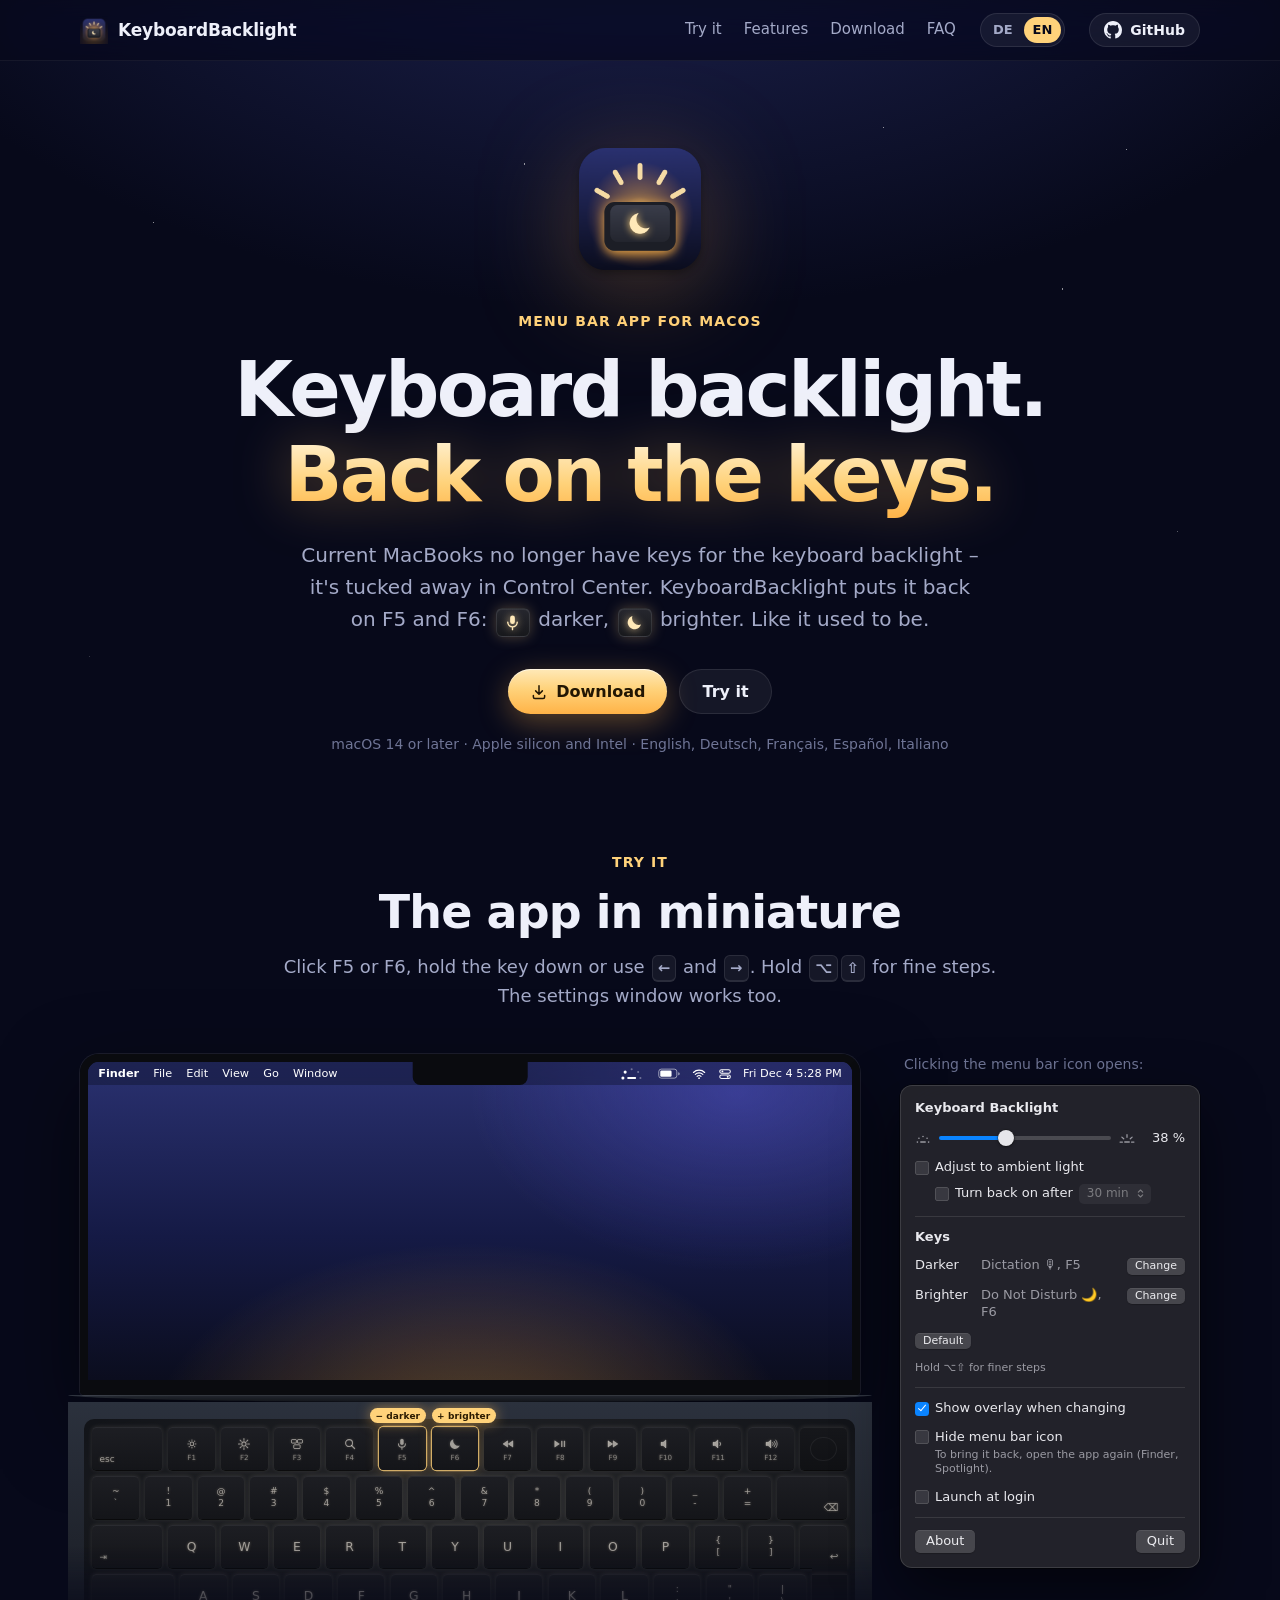
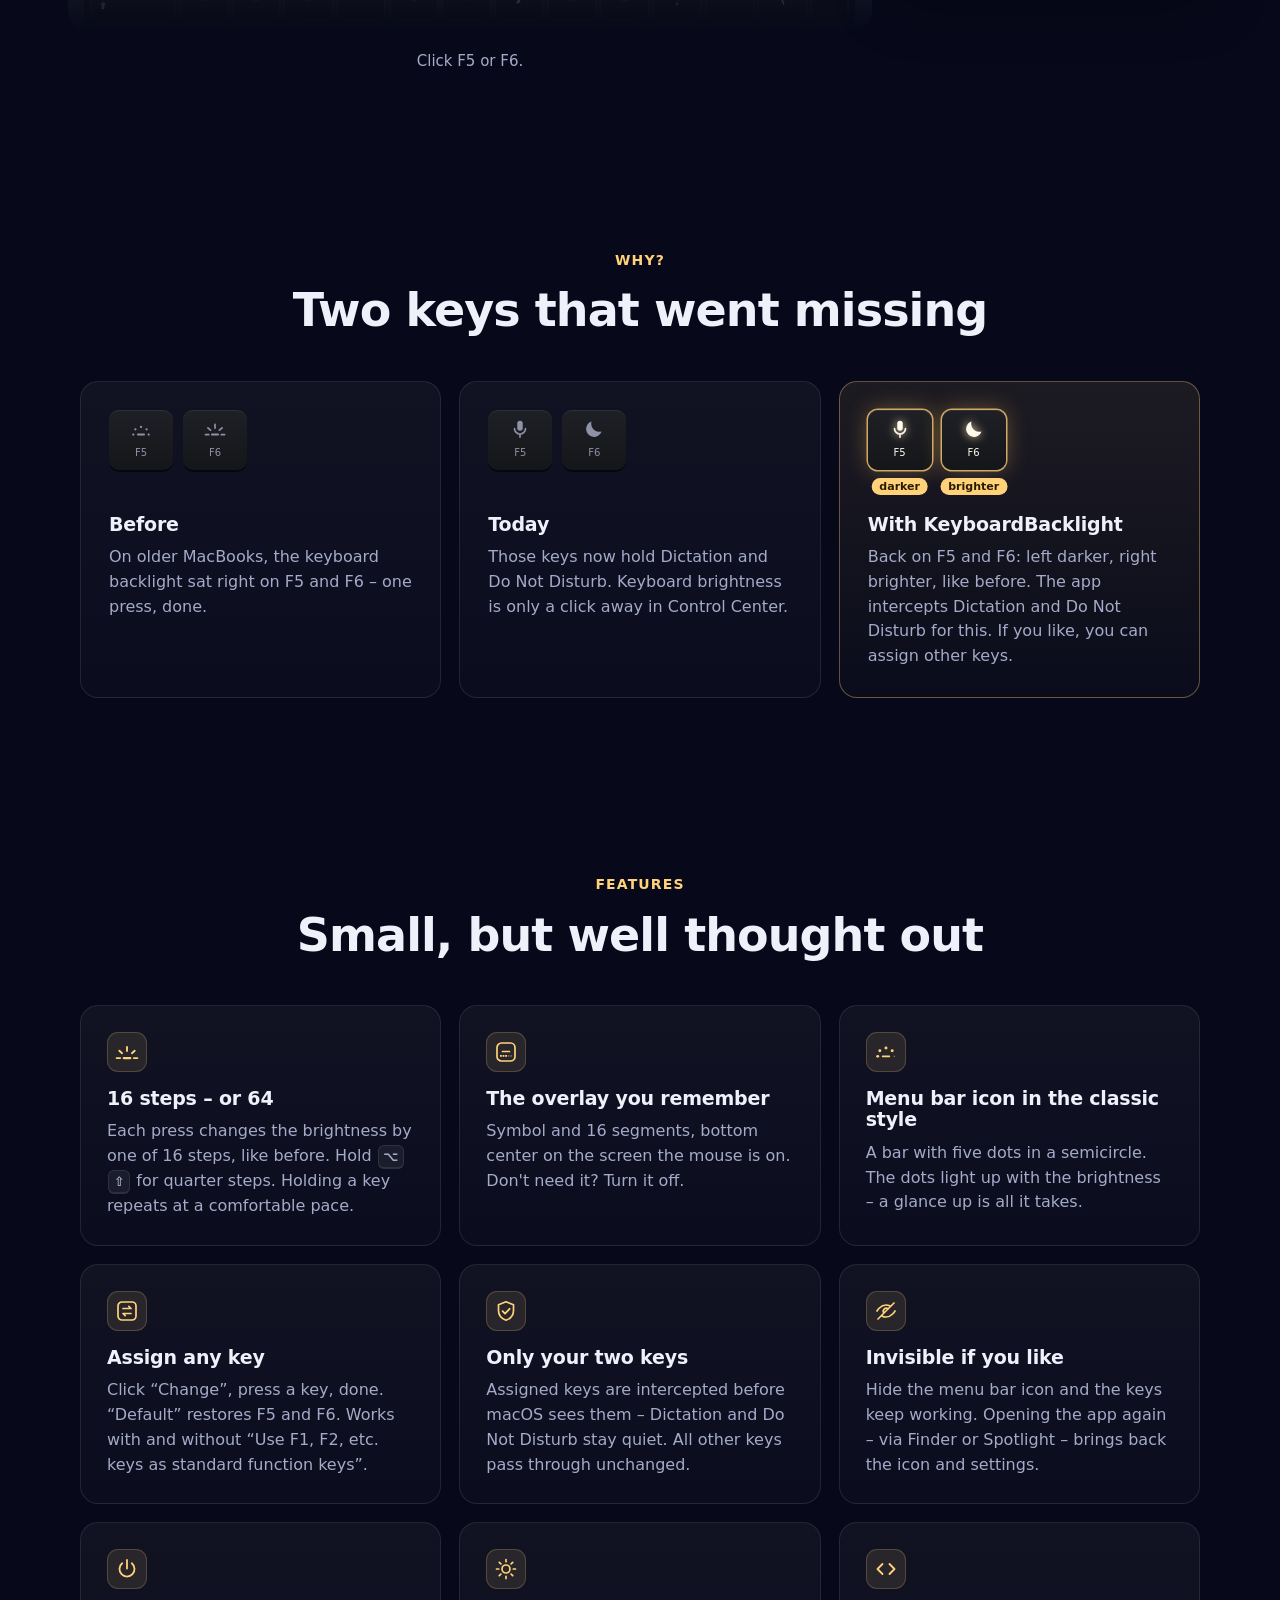
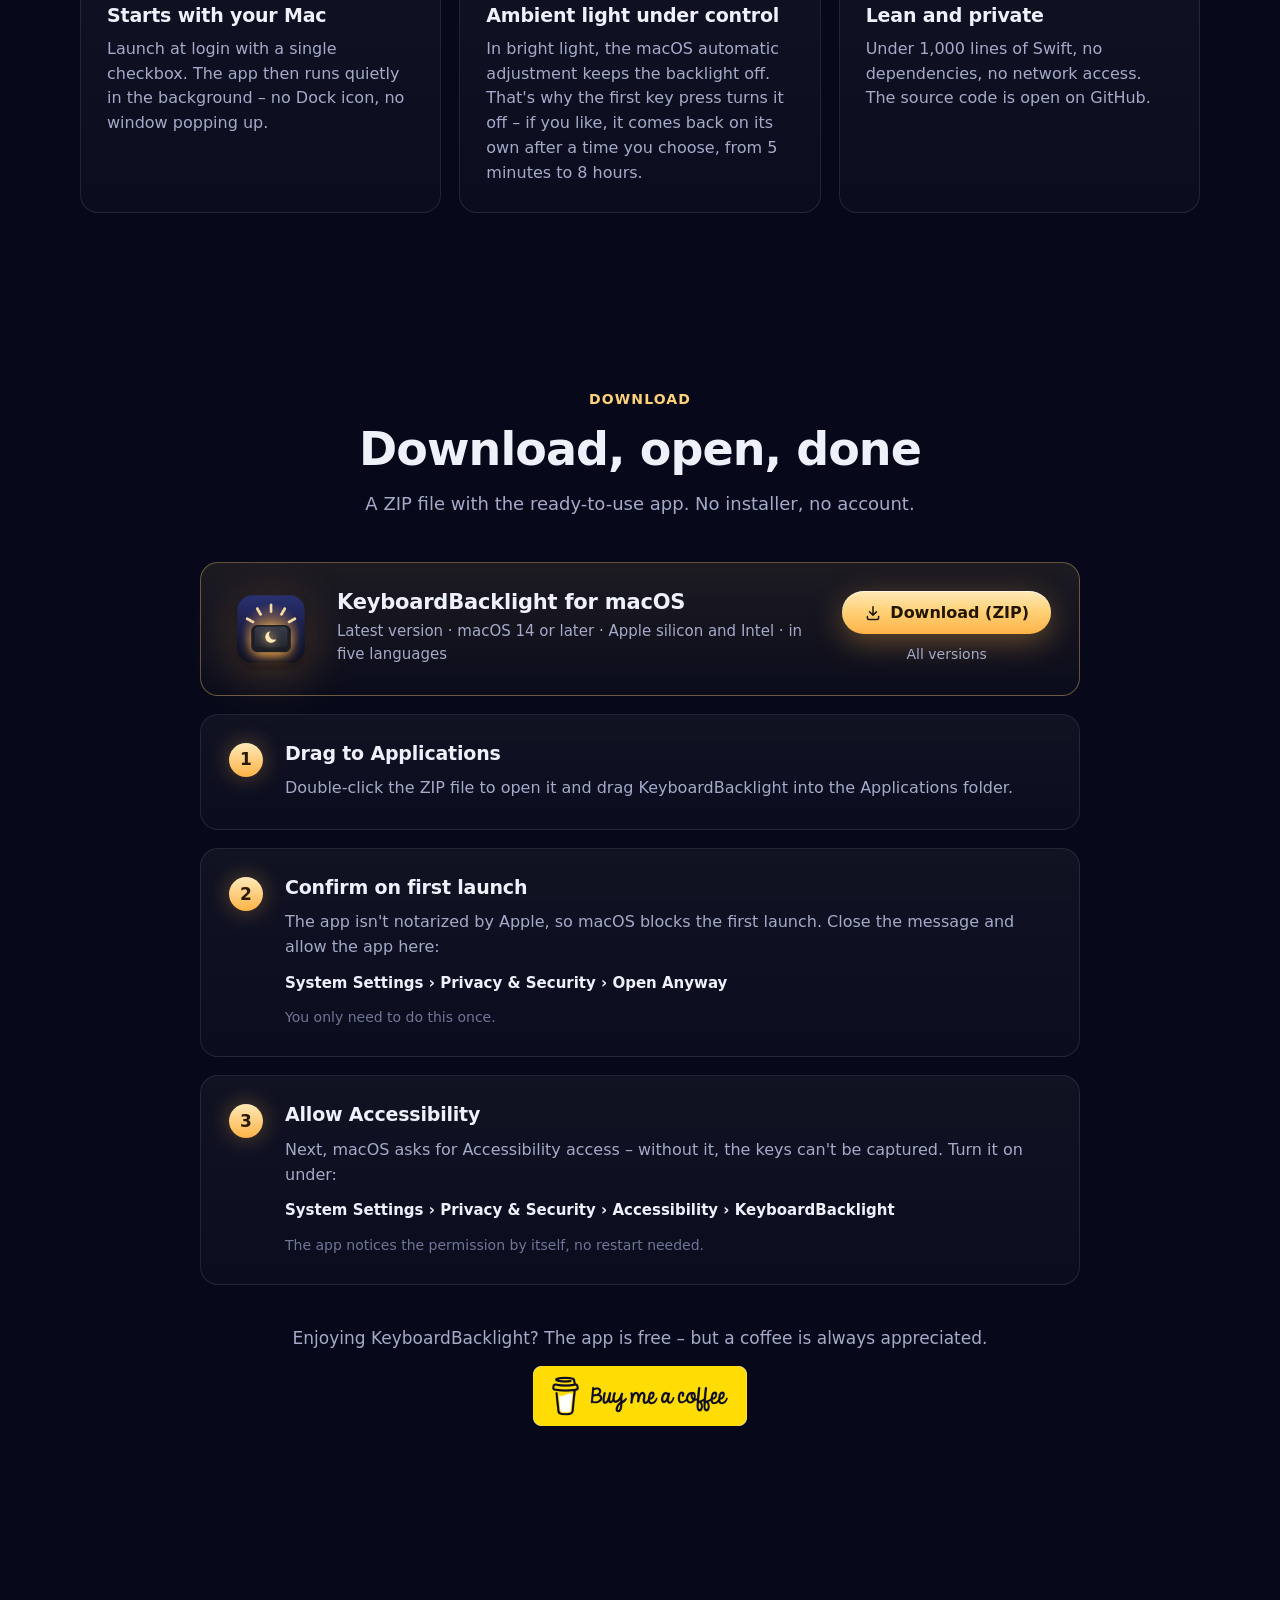
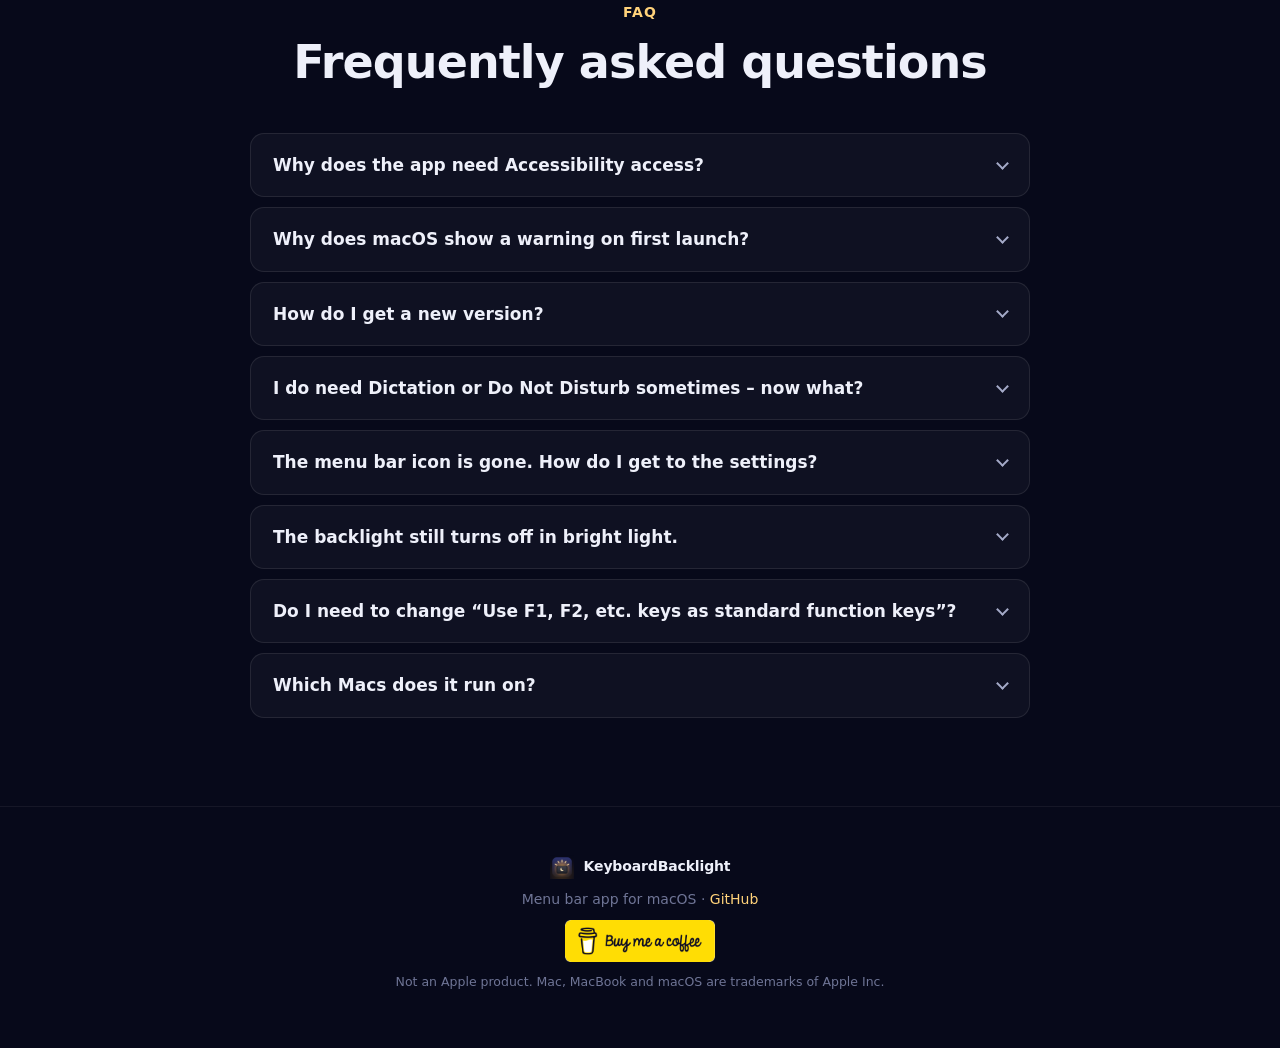
<file: docs/index.html>
<!doctype html>
<html lang="de">
<head>
  <meta charset="utf-8">
  <meta name="viewport" content="width=device-width, initial-scale=1">
  <title>KeyboardBacklight – Tastaturbeleuchtung per Taste für macOS</title>
  <meta name="description" content="Menüleisten-App für macOS: Tastaturbeleuchtung wieder per Taste steuern – F5 dunkler, F6 heller. 16 Stufen, Einblendung wie früher, Tasten frei belegbar.">
  <meta name="theme-color" content="#07091a">
  <meta name="color-scheme" content="dark">
  <link rel="icon" type="image/png" href="img/favicon-64.png">
  <link rel="apple-touch-icon" href="img/icon-256.png">
  <meta property="og:type" content="website">
  <meta property="og:locale" content="de_DE">
  <meta property="og:title" content="KeyboardBacklight – Tastaturbeleuchtung. Wieder per Taste.">
  <meta property="og:description" content="Menüleisten-App für macOS: F5 dunkler, F6 heller – wie früher.">
  <meta property="og:image" content="https://achirus-code.github.io/KeyboardBacklight/img/og.png">
  <meta name="twitter:card" content="summary_large_image">
  <link rel="canonical" href="https://achirus-code.github.io/KeyboardBacklight/">
  <link rel="alternate" hreflang="de" href="https://achirus-code.github.io/KeyboardBacklight/">
  <link rel="alternate" hreflang="en" href="https://achirus-code.github.io/KeyboardBacklight/en/">
  <link rel="alternate" hreflang="x-default" href="https://achirus-code.github.io/KeyboardBacklight/en/">
  <script>
    // Erster Besuch ohne deutsche Browsersprache → englische Seite. Eine Wahl über DE | EN gilt danach.
    try {
      const chosen = localStorage.getItem('kb-lang');
      const german = (navigator.languages || [navigator.language]).some(l => /^de\b/i.test(l));
      if (chosen === 'en' || (!chosen && !german)) location.replace('en/' + location.hash);
    } catch (e) {}
  </script>
  <link rel="stylesheet" href="style.css">
  <script src="app.js" defer></script>
</head>
<body>

<!-- Symbole (angelehnt an die Beschriftung der MacBook-Tasten) -->
<svg class="sprite" aria-hidden="true" xmlns="http://www.w3.org/2000/svg">
  <symbol id="i-sun-sm" viewBox="0 0 24 24"><circle cx="12" cy="12" r="3.2" fill="none" stroke="currentColor" stroke-width="1.8"/><g fill="currentColor"><circle cx="12" cy="5.4" r="1.1"/><circle cx="12" cy="18.6" r="1.1"/><circle cx="5.4" cy="12" r="1.1"/><circle cx="18.6" cy="12" r="1.1"/><circle cx="7.3" cy="7.3" r="1.1"/><circle cx="16.7" cy="16.7" r="1.1"/><circle cx="7.3" cy="16.7" r="1.1"/><circle cx="16.7" cy="7.3" r="1.1"/></g></symbol>
  <symbol id="i-sun-lg" viewBox="0 0 24 24"><circle cx="12" cy="12" r="3.6" fill="none" stroke="currentColor" stroke-width="1.8"/><path d="M12 2.5v3M12 18.5v3M2.5 12h3M18.5 12h3M5.3 5.3l2.1 2.1M16.6 16.6l2.1 2.1M5.3 18.7l2.1-2.1M16.6 7.4l2.1-2.1" stroke="currentColor" stroke-width="1.8" stroke-linecap="round"/></symbol>
  <symbol id="i-mission" viewBox="0 0 24 24"><g fill="none" stroke="currentColor" stroke-width="1.7" stroke-linejoin="round"><rect x="2.5" y="4.5" width="8.5" height="6" rx="1.2"/><rect x="13" y="4.5" width="8.5" height="6" rx="1.2"/><rect x="6.5" y="13.5" width="11" height="6.5" rx="1.2"/></g></symbol>
  <symbol id="i-search" viewBox="0 0 24 24"><circle cx="10.5" cy="10.5" r="6" fill="none" stroke="currentColor" stroke-width="1.9"/><path d="M15 15l5 5" stroke="currentColor" stroke-width="2.2" stroke-linecap="round"/></symbol>
  <symbol id="i-mic" viewBox="0 0 24 24"><rect x="9" y="3" width="6" height="11" rx="3" fill="currentColor"/><path d="M6 11.5a6 6 0 0 0 12 0M12 17.5V21" fill="none" stroke="currentColor" stroke-width="1.8" stroke-linecap="round"/></symbol>
  <symbol id="i-moon" viewBox="0 0 24 24"><path d="M20.2 14.6A8.6 8.6 0 0 1 9.4 3.8a8.6 8.6 0 1 0 10.8 10.8z" fill="currentColor"/></symbol>
  <symbol id="i-rewind" viewBox="0 0 24 24"><path d="M11.5 6.5v11L3.5 12zM20.5 6.5v11L12.5 12z" fill="currentColor" stroke="currentColor" stroke-width="1" stroke-linejoin="round"/></symbol>
  <symbol id="i-playpause" viewBox="0 0 24 24"><path d="M3 6.5v11L11 12z" fill="currentColor" stroke="currentColor" stroke-linejoin="round"/><rect x="14" y="6.5" width="2.4" height="11" rx=".6" fill="currentColor"/><rect x="18.6" y="6.5" width="2.4" height="11" rx=".6" fill="currentColor"/></symbol>
  <symbol id="i-forward" viewBox="0 0 24 24"><path d="M3.5 6.5v11l8-5.5zM12.5 6.5v11l8-5.5z" fill="currentColor" stroke="currentColor" stroke-width="1" stroke-linejoin="round"/></symbol>
  <symbol id="i-speaker" viewBox="0 0 24 24"><path d="M3.5 9.2h3.6L12 5v14l-4.9-4.2H3.5z" fill="currentColor" stroke="currentColor" stroke-linejoin="round"/></symbol>
  <symbol id="i-vol-down" viewBox="0 0 24 24"><use href="#i-speaker"/><path d="M15.5 9.3a4 4 0 0 1 0 5.4" fill="none" stroke="currentColor" stroke-width="1.8" stroke-linecap="round"/></symbol>
  <symbol id="i-vol-up" viewBox="0 0 24 24"><use href="#i-speaker"/><path d="M15.2 9.5a3.6 3.6 0 0 1 0 5M17.8 7.3a6.8 6.8 0 0 1 0 9.4M20.3 5.2a9.8 9.8 0 0 1 0 13.6" fill="none" stroke="currentColor" stroke-width="1.6" stroke-linecap="round"/></symbol>
  <symbol id="i-light-min" viewBox="0 0 24 24"><rect x="7.6" y="17" width="8.8" height="2.2" rx="1.1" fill="currentColor"/><g fill="currentColor"><circle cx="3.6" cy="18.1" r="1.25"/><circle cx="5.9" cy="12.4" r="1.25"/><circle cx="12" cy="9.7" r="1.25"/><circle cx="18.1" cy="12.4" r="1.25"/><circle cx="20.4" cy="18.1" r="1.25"/></g></symbol>
  <symbol id="i-light-max" viewBox="0 0 24 24"><rect x="7.6" y="17" width="8.8" height="2.2" rx="1.1" fill="currentColor"/><path d="M5.2 18.1H1.6M7.1 13.2L4.3 10.7M12 11V7M16.9 13.2l2.8-2.5M18.8 18.1h3.6" stroke="currentColor" stroke-width="1.9" stroke-linecap="round"/></symbol>
  <symbol id="i-wifi" viewBox="0 0 24 24"><path d="M2.5 9.3a13.5 13.5 0 0 1 19 0M5.6 12.6a9 9 0 0 1 12.8 0M8.7 15.8a4.6 4.6 0 0 1 6.6 0" fill="none" stroke="currentColor" stroke-width="2" stroke-linecap="round"/><circle cx="12" cy="19" r="1.5" fill="currentColor"/></symbol>
  <symbol id="i-battery" viewBox="0 0 30 16"><rect x="1" y="2" width="24" height="12" rx="3.4" fill="none" stroke="currentColor" stroke-width="1.3" opacity=".55"/><rect x="3" y="4" width="15" height="8" rx="1.6" fill="currentColor"/><path d="M26.8 6v4a2 2 0 0 0 0-4z" fill="currentColor" opacity=".55"/></symbol>
  <symbol id="i-cc" viewBox="0 0 24 24"><g fill="none" stroke="currentColor" stroke-width="1.7"><rect x="3" y="4.5" width="18" height="6" rx="3"/><rect x="3" y="13.5" width="18" height="6" rx="3"/></g><circle cx="7.5" cy="7.5" r="1.6" fill="currentColor"/><circle cx="16.5" cy="16.5" r="1.6" fill="currentColor"/></symbol>
  <symbol id="i-github" viewBox="0 0 16 16"><path fill="currentColor" d="M8 0C3.58 0 0 3.58 0 8c0 3.54 2.29 6.53 5.47 7.59.4.07.55-.17.55-.38 0-.19-.01-.82-.01-1.49-2.01.37-2.53-.49-2.69-.94-.09-.23-.48-.94-.82-1.13-.28-.15-.68-.52-.01-.53.63-.01 1.08.58 1.23.82.72 1.21 1.87.87 2.33.66.07-.52.28-.87.51-1.07-1.78-.2-3.64-.89-3.64-3.95 0-.87.31-1.59.82-2.15-.08-.2-.36-1.02.08-2.12 0 0 .67-.21 2.2.82.64-.18 1.32-.27 2-.27.68 0 1.36.09 2 .27 1.53-1.04 2.2-.82 2.2-.82.44 1.1.16 1.92.08 2.12.51.56.82 1.27.82 2.15 0 3.07-1.87 3.75-3.65 3.95.29.25.54.73.54 1.48 0 1.07-.01 1.93-.01 2.2 0 .21.15.46.55.38A8.013 8.013 0 0 0 16 8c0-4.42-3.58-8-8-8z"/></symbol>
  <symbol id="i-download" viewBox="0 0 24 24"><path d="M12 3.5v11M7.5 10.5L12 15l4.5-4.5M4.5 16.5v2a2 2 0 0 0 2 2h11a2 2 0 0 0 2-2v-2" fill="none" stroke="currentColor" stroke-width="2" stroke-linecap="round" stroke-linejoin="round"/></symbol>
</svg>

<header class="nav">
  <div class="wrap nav-inner">
    <a class="brand" href="#top" aria-label="KeyboardBacklight – zum Anfang">
      <img src="img/favicon-64.png" alt="" width="28" height="28">
      <span>KeyboardBacklight</span>
    </a>
    <nav class="nav-links" aria-label="Abschnitte">
      <a href="#demo">Ausprobieren</a>
      <a href="#funktionen">Funktionen</a>
      <a href="#download">Download</a>
      <a href="#faq">Fragen</a>
    </nav>
    <div class="lang-switch" role="group" aria-label="Sprache">
      <a href="./" hreflang="de" lang="de" aria-current="page" data-lang="de">DE</a>
      <a href="en/" hreflang="en" lang="en" data-lang="en">EN</a>
    </div>
    <a class="btn btn-ghost btn-sm" href="https://github.com/achirus-code/KeyboardBacklight" aria-label="GitHub">
      <svg class="ic" aria-hidden="true"><use href="#i-github"/></svg><span>GitHub</span>
    </a>
  </div>
</header>

<main id="top">

  <section class="hero">
    <div class="stars" aria-hidden="true"></div>
    <div class="wrap hero-inner">
      <img class="hero-icon" src="img/icon-512.png" alt="App-Icon von KeyboardBacklight: eine leuchtende Taste mit Mond" width="152" height="152">
      <p class="eyebrow">Menüleisten-App für macOS</p>
      <h1>Tastatur&shy;beleuchtung.<br><span class="glow-text">Wieder per Taste.</span></h1>
      <p class="lead">
        Auf aktuellen MacBooks gibt es keine Tasten mehr für die Tastaturbeleuchtung – sie steckt im Kontrollzentrum.
        KeyboardBacklight legt sie zurück auf F5 und F6:
        <kbd class="kc" title="F5 (Diktat)"><svg aria-hidden="true"><use href="#i-mic"/></svg><span class="sr">F5</span></kbd> dunkler,
        <kbd class="kc" title="F6 (Nicht stören)"><svg aria-hidden="true"><use href="#i-moon"/></svg><span class="sr">F6</span></kbd> heller.
        Wie früher.
      </p>
      <div class="cta">
        <a class="btn btn-primary" href="#download"><svg class="ic" aria-hidden="true"><use href="#i-download"/></svg><span>Download</span></a>
        <a class="btn btn-ghost" href="#demo">Ausprobieren</a>
      </div>
      <p class="meta">macOS 14 oder neuer · Apple-Chip und Intel · Deutsch, English, Français, Español, Italiano</p>
    </div>
  </section>

  <section id="demo" class="section demo-section">
    <div class="wrap">
      <header class="section-head">
        <p class="eyebrow">Ausprobieren</p>
        <h2>Die App im Kleinen</h2>
        <p>Klicke auf F5 oder F6, halte die Taste gedrückt oder nimm <kbd class="k">←</kbd> und <kbd class="k">→</kbd>.
          Mit <kbd class="k">⌥</kbd><kbd class="k">⇧</kbd> geht es in feinen Schritten. Das Einstellungsfenster funktioniert auch.</p>
      </header>

      <div class="demo">
        <div class="device" id="device">
          <div class="screen">
            <div class="menubar">
              <div class="mb-left">
                <strong>Finder</strong><span>Ablage</span><span>Bearbeiten</span><span class="mb-extra">Darstellung</span><span class="mb-extra">Gehe zu</span><span class="mb-extra">Fenster</span>
              </div>
              <div class="notch" aria-hidden="true"></div>
              <div class="mb-right">
                <button class="mb-app" id="mb-app" type="button" aria-label="KeyboardBacklight in der Menüleiste – Einstellungen zeigen">
                  <svg id="mb-icon" viewBox="0 0 22 16" aria-hidden="true"></svg>
                </button>
                <svg class="mb-ic mb-bat mb-extra" aria-hidden="true"><use href="#i-battery"/></svg>
                <svg class="mb-ic mb-sq" aria-hidden="true"><use href="#i-wifi"/></svg>
                <svg class="mb-ic mb-sq mb-extra" aria-hidden="true"><use href="#i-cc"/></svg>
                <span class="mb-clock"><span class="mb-extra" id="mb-date">Sa. 26. Sept.</span> <span id="mb-time">9:41</span></span>
              </div>
            </div>
            <div class="hud" id="hud" aria-hidden="true">
              <svg class="hud-ic"><use id="hud-use" href="#i-light-max"/></svg>
              <div class="hud-bar" id="hud-bar"></div>
            </div>
          </div>
          <div class="hinge" aria-hidden="true"></div>
          <div class="deck">
            <div class="kb" id="kb" role="group" aria-label="MacBook-Tastatur (Vorschau)"></div>
          </div>
          <p class="demo-status" id="demo-status" aria-live="polite">Klicke auf F5 oder F6.</p>
        </div>

        <aside class="popover-wrap">
          <p class="popover-caption">Ein Klick aufs Menüleisten-Symbol öffnet:</p>
          <div class="popover" id="popover" aria-label="Einstellungen von KeyboardBacklight (Vorschau)" role="group">
            <div class="po-row po-head">
              <strong>Tastaturbeleuchtung</strong>
            </div>

            <div class="po-row po-slider">
              <svg class="po-ic" aria-hidden="true"><use href="#i-light-min"/></svg>
              <input type="range" id="opt-brightness" min="0" max="1" step="0.001" value="0.375" aria-label="Helligkeit">
              <svg class="po-ic" aria-hidden="true"><use href="#i-light-max"/></svg>
              <output id="opt-pct" for="opt-brightness">38 %</output>
            </div>

            <label class="check" title="Bei hellem Licht schaltet macOS die Beleuchtung dann ganz aus. Ein Tastendruck schaltet die Automatik ab.">
              <input type="checkbox" id="opt-auto"><span class="box"></span>An Umgebungslicht anpassen
            </label>
            <div class="po-row po-subopt">
              <label class="check"><input type="checkbox" id="opt-revert"><span class="box"></span>Wieder einschalten nach</label>
              <select class="po-select" id="opt-revert-min" aria-label="Wieder einschalten nach" disabled><option value="5">5 Min.</option><option value="15">15 Min.</option><option value="30" selected>30 Min.</option><option value="60">1 Std.</option><option value="120">2 Std.</option><option value="240">4 Std.</option><option value="480">8 Std.</option></select>
            </div>

            <hr>

            <strong class="po-sub">Tasten</strong>
            <div class="keyrow">
              <span class="keyrow-title">Dunkler</span>
              <span class="keyrow-label" id="label-darker">Diktat 🎙, F5</span>
              <button type="button" class="mbtn mbtn-sm" data-learn="darker">Ändern</button>
            </div>
            <div class="keyrow">
              <span class="keyrow-title">Heller</span>
              <span class="keyrow-label" id="label-brighter">Nicht stören 🌙, F6</span>
              <button type="button" class="mbtn mbtn-sm" data-learn="brighter">Ändern</button>
            </div>
            <div class="po-buttons">
              <button type="button" class="mbtn mbtn-sm" id="btn-reset">Standard</button>
            </div>
            <p class="po-caption">⌥⇧ gedrückt halten für feinere Schritte</p>

            <hr>

            <label class="check"><input type="checkbox" id="opt-hud" checked><span class="box"></span>Anzeige beim Ändern einblenden</label>
            <div>
              <label class="check"><input type="checkbox" id="opt-hide"><span class="box"></span>Menüleisten-Icon ausblenden</label>
              <p class="po-caption po-indent">Zurückholen: App erneut öffnen (Finder, Spotlight).</p>
            </div>
            <label class="check"><input type="checkbox" id="opt-login"><span class="box"></span>Beim Anmelden starten</label>


            <hr>

            <div class="po-buttons po-footer">
              <button type="button" class="mbtn" id="btn-about">Über</button>
              <button type="button" class="mbtn" id="btn-quit">Beenden</button>
            </div>
          </div>
        </aside>
      </div>
    </div>
  </section>

  <section id="warum" class="section">
    <div class="wrap">
      <header class="section-head">
        <p class="eyebrow">Warum?</p>
        <h2>Zwei Tasten, die gefehlt haben</h2>
      </header>
      <div class="story">
        <article class="card story-card">
          <div class="story-keys">
            <span class="fk"><svg aria-hidden="true"><use href="#i-light-min"/></svg><small>F5</small></span>
            <span class="fk"><svg aria-hidden="true"><use href="#i-light-max"/></svg><small>F6</small></span>
          </div>
          <h3>Früher</h3>
          <p>Auf älteren MacBooks lag die Tastaturbeleuchtung direkt auf F5 und F6 – ein Druck, fertig.</p>
        </article>
        <article class="card story-card">
          <div class="story-keys">
            <span class="fk"><svg aria-hidden="true"><use href="#i-mic"/></svg><small>F5</small></span>
            <span class="fk"><svg aria-hidden="true"><use href="#i-moon"/></svg><small>F6</small></span>
          </div>
          <h3>Heute</h3>
          <p>Dort sitzen jetzt Diktat und „Nicht stören“. Die Helligkeit der Tastatur gibt es nur noch per Klick im Kontrollzentrum.</p>
        </article>
        <article class="card story-card story-card-hl">
          <div class="story-keys">
            <span class="fk fk-lit"><svg aria-hidden="true"><use href="#i-mic"/></svg><small>F5</small><em>dunkler</em></span>
            <span class="fk fk-lit"><svg aria-hidden="true"><use href="#i-moon"/></svg><small>F6</small><em>heller</em></span>
          </div>
          <h3>Mit KeyboardBacklight</h3>
          <p>Wieder auf F5 und F6: links dunkler, rechts heller, wie früher. Diktat und „Nicht stören“ fängt die App dafür ab. Wer mag, belegt die Tasten frei.</p>
        </article>
      </div>
    </div>
  </section>

  <section id="funktionen" class="section">
    <div class="wrap">
      <header class="section-head">
        <p class="eyebrow">Funktionen</p>
        <h2>Klein, aber durchdacht</h2>
      </header>
      <div class="features">
        <article class="card feature">
          <svg class="f-ic" aria-hidden="true"><use href="#i-light-max"/></svg>
          <h3>16 Stufen – oder 64</h3>
          <p>Jeder Druck ändert die Helligkeit um eine von 16 Stufen, wie früher. Mit gedrückter <kbd class="k">⌥</kbd><kbd class="k">⇧</kbd> geht es in Viertelschritten. Gedrückt halten wiederholt in angenehmem Tempo.</p>
        </article>
        <article class="card feature">
          <svg class="f-ic" viewBox="0 0 24 24" aria-hidden="true"><rect x="3" y="3" width="18" height="18" rx="4.5" fill="none" stroke="currentColor" stroke-width="1.7"/><path d="M8.5 11.5h7" stroke="currentColor" stroke-width="1.7" stroke-linecap="round"/><g fill="currentColor"><rect x="6" y="15" width="1.8" height="1.8"/><rect x="8.6" y="15" width="1.8" height="1.8"/><rect x="11.2" y="15" width="1.8" height="1.8"/><rect x="13.8" y="15" width="1.8" height="1.8" opacity=".35"/><rect x="16.4" y="15" width="1.8" height="1.8" opacity=".35"/></g></svg>
          <h3>Einblendung wie damals</h3>
          <p>Symbol und 16 Segmente, unten mittig auf dem Bildschirm, auf dem gerade die Maus ist. Wer sie nicht braucht, schaltet sie ab.</p>
        </article>
        <article class="card feature">
          <svg class="f-ic" viewBox="0 0 22 16" aria-hidden="true" data-menubar-icon="0.8"></svg>
          <h3>Menüleisten-Symbol im alten Stil</h3>
          <p>Ein Balken mit fünf Punkten im Halbkreis. Die Punkte leuchten mit der Helligkeit auf – ein Blick nach oben genügt.</p>
        </article>
        <article class="card feature">
          <svg class="f-ic" viewBox="0 0 24 24" aria-hidden="true"><rect x="3" y="3" width="18" height="18" rx="4" fill="none" stroke="currentColor" stroke-width="1.7"/><path d="M8 9.5h8l-2.2-2.2M16 14.5H8l2.2 2.2" fill="none" stroke="currentColor" stroke-width="1.7" stroke-linecap="round" stroke-linejoin="round"/></svg>
          <h3>Frei belegbar</h3>
          <p>Auf „Ändern“ klicken, Taste drücken, fertig. „Standard“ stellt F5 und F6 wieder her. Klappt mit und ohne „F1, F2 usw. als Standard-Funktionstasten“.</p>
        </article>
        <article class="card feature">
          <svg class="f-ic" viewBox="0 0 24 24" aria-hidden="true"><path d="M12 2.8l7.5 3v5.6c0 4.6-3.1 8.2-7.5 9.8-4.4-1.6-7.5-5.2-7.5-9.8V5.8z" fill="none" stroke="currentColor" stroke-width="1.7" stroke-linejoin="round"/><path d="M8.6 12.2l2.4 2.4 4.6-4.8" fill="none" stroke="currentColor" stroke-width="1.8" stroke-linecap="round" stroke-linejoin="round"/></svg>
          <h3>Nur deine zwei Tasten</h3>
          <p>Belegte Tasten werden abgefangen, bevor macOS sie sieht – Diktat und „Nicht stören“ bleiben ruhig. Alle anderen Tasten gehen unverändert durch.</p>
        </article>
        <article class="card feature">
          <svg class="f-ic" viewBox="0 0 24 24" aria-hidden="true"><path d="M3 12s3.3-6 9-6c1.6 0 3 .5 4.2 1.1M21 12s-3.3 6-9 6c-1.6 0-3-.5-4.2-1.1M9.9 14.1A3 3 0 0 1 14.1 9.9M4 20L20 4" fill="none" stroke="currentColor" stroke-width="1.7" stroke-linecap="round"/></svg>
          <h3>Auf Wunsch unsichtbar</h3>
          <p>Menüleisten-Icon ausblenden, die Tasten funktionieren weiter. Die App erneut öffnen – über Finder oder Spotlight – holt Icon und Einstellungen zurück.</p>
        </article>
        <article class="card feature">
          <svg class="f-ic" viewBox="0 0 24 24" aria-hidden="true"><path d="M12 3v8.5M7.2 6.3a7.5 7.5 0 1 0 9.6 0" fill="none" stroke="currentColor" stroke-width="1.8" stroke-linecap="round"/></svg>
          <h3>Startet mit dem Mac</h3>
          <p>Autostart beim Anmelden mit einem Haken. Dann läuft die App still im Hintergrund – ohne Dock-Icon und ohne dass sich ein Fenster öffnet.</p>
        </article>
        <article class="card feature">
          <svg class="f-ic" viewBox="0 0 24 24" aria-hidden="true"><circle cx="12" cy="12" r="4" fill="none" stroke="currentColor" stroke-width="1.7"/><path d="M12 2.5v2.2M12 19.3v2.2M2.5 12h2.2M19.3 12h2.2M5.3 5.3l1.6 1.6M17.1 17.1l1.6 1.6M5.3 18.7l1.6-1.6M17.1 6.9l1.6-1.6" stroke="currentColor" stroke-width="1.7" stroke-linecap="round"/></svg>
          <h3>Umgebungslicht im Griff</h3>
          <p>Bei hellem Licht hält die macOS-Automatik die Beleuchtung aus. Der erste Tastendruck schaltet sie deshalb ab – auf Wunsch kehrt sie nach einer wählbaren Zeit von selbst zurück, von 5 Minuten bis 8 Stunden.</p>
        </article>
        <article class="card feature">
          <svg class="f-ic" viewBox="0 0 24 24" aria-hidden="true"><path d="M8.5 7L3.5 12l5 5M15.5 7l5 5-5 5" fill="none" stroke="currentColor" stroke-width="1.8" stroke-linecap="round" stroke-linejoin="round"/></svg>
          <h3>Schlank und privat</h3>
          <p>Unter 1.000 Zeilen Swift, keine Abhängigkeiten, keine Netzwerkzugriffe. Der Quellcode liegt offen auf GitHub.</p>
        </article>
      </div>
    </div>
  </section>

  <section id="download" class="section">
    <div class="wrap">
      <header class="section-head">
        <p class="eyebrow">Download</p>
        <h2>Laden, öffnen, fertig</h2>
        <p>Eine ZIP-Datei mit der fertigen App. Kein Installationsprogramm, kein Konto.</p>
      </header>
      <div class="card download">
        <img src="img/icon-256.png" alt="" width="84" height="84">
        <div class="download-text">
          <h3>KeyboardBacklight für macOS</h3>
          <p>Neueste Version · macOS 14 oder neuer · Apple-Chip und Intel · in fünf Sprachen</p>
        </div>
        <div class="download-actions">
          <a class="btn btn-primary" href="https://github.com/achirus-code/KeyboardBacklight/releases/latest/download/KeyboardBacklight.zip"><svg class="ic" aria-hidden="true"><use href="#i-download"/></svg><span>Download (ZIP)</span></a>
          <a class="download-more" href="https://github.com/achirus-code/KeyboardBacklight/releases">Alle Versionen</a>
        </div>
      </div>
      <ol class="steps">
        <li class="card step">
          <span class="step-n">1</span>
          <div class="step-body">
            <h3>In „Programme“ ziehen</h3>
            <p>Die ZIP-Datei per Doppelklick öffnen und KeyboardBacklight in den Ordner „Programme“ ziehen.</p>
          </div>
        </li>
        <li class="card step">
          <span class="step-n">2</span>
          <div class="step-body">
            <h3>Beim ersten Öffnen bestätigen</h3>
            <p>Die App ist nicht bei Apple notarisiert, deshalb blockiert macOS den ersten Start. Die Meldung schließen und die App hier freigeben:</p>
            <p class="path">Systemeinstellungen › Datenschutz &amp; Sicherheit › Dennoch öffnen</p>
            <p class="hint">Das ist nur beim ersten Start nötig.</p>
          </div>
        </li>
        <li class="card step">
          <span class="step-n">3</span>
          <div class="step-body">
            <h3>Bedienungshilfen erlauben</h3>
            <p>Danach fragt macOS nach dem Bedienungshilfen-Zugriff – ohne ihn lassen sich die Tasten nicht abfangen. Einschalten unter:</p>
            <p class="path">Systemeinstellungen › Datenschutz &amp; Sicherheit › Bedienungshilfen › KeyboardBacklight</p>
            <p class="hint">Die App bemerkt die Freigabe von selbst, ein Neustart ist nicht nötig.</p>
          </div>
        </li>
      </ol>
      <div class="support">
        <p>Gefällt dir KeyboardBacklight? Die App ist kostenlos – über einen Kaffee freue ich mich trotzdem.</p>
        <a class="bmc" href="https://buymeacoffee.com/achirus" target="_blank" rel="noopener"><img src="img/buymeacoffee.png" alt="Buy me a coffee" width="214" height="60"></a>
      </div>
    </div>
  </section>

  <section id="faq" class="section">
    <div class="wrap wrap-narrow">
      <header class="section-head">
        <p class="eyebrow">Fragen</p>
        <h2>Häufige Fragen</h2>
      </header>
      <div class="faq">
        <details>
          <summary>Warum braucht die App den Bedienungshilfen-Zugriff?</summary>
          <p>Nur so kann sie F5 und F6 abfangen, bevor macOS das Diktat startet oder „Nicht stören“ umschaltet. Abgefangen werden ausschließlich die belegten Tasten, alle anderen gehen unverändert weiter. Die App hat keinerlei Netzwerkzugriff und speichert keine Eingaben.</p>
        </details>
        <details>
          <summary>Warum warnt macOS beim ersten Öffnen?</summary>
          <p>KeyboardBacklight ist nicht bei Apple notarisiert, dafür wäre ein kostenpflichtiges Entwicklerkonto nötig. macOS startet die App deshalb erst, wenn du sie unter Systemeinstellungen › Datenschutz &amp; Sicherheit mit „Dennoch öffnen“ freigibst. Der Quellcode ist offen auf GitHub, und jede Version wird dort automatisch daraus gebaut.</p>
        </details>
        <details>
          <summary>Wie bekomme ich eine neue Version?</summary>
          <p>Die neue ZIP-Datei laden und die App im Ordner „Programme“ ersetzen. Der Bedienungshilfen-Zugriff bleibt dabei erhalten.</p>
        </details>
        <details>
          <summary>Ich brauche Diktat oder „Nicht stören“ doch mal – was nun?</summary>
          <p>Leg Dunkler und Heller einfach auf andere Tasten – dann gehen F5 und F6 wieder an macOS. Oder du beendest die App kurz über „Beenden“.</p>
        </details>
        <details>
          <summary>Das Menüleisten-Icon ist weg. Wie komme ich an die Einstellungen?</summary>
          <p>Öffne die App einfach noch einmal – über den Finder, Spotlight oder das Launchpad. Dann erscheinen Icon und Einstellungen. Ein Klick daneben schließt die Einstellungen, und das Icon verschwindet wieder.</p>
        </details>
        <details>
          <summary>Bei hellem Licht geht die Beleuchtung trotzdem aus.</summary>
          <p>Das ist die Helligkeitsautomatik von macOS. KeyboardBacklight schaltet sie beim ersten Tastendruck ab. Falls du sie über „An Umgebungslicht anpassen“ wieder eingeschaltet hast – oder „Wieder einschalten nach“ hat das nach der gewählten Zeit getan –, übernimmt sie erneut.</p>
        </details>
        <details>
          <summary>Muss ich „F1, F2 usw. als Standard-Funktionstasten verwenden“ umstellen?</summary>
          <p>Nein. Die Tasten schicken je nach Einstellung unterschiedliche Signale – die Standardbelegung deckt beide Varianten ab.</p>
        </details>
        <details>
          <summary>Auf welchen Macs läuft das?</summary>
          <p>Vorausgesetzt ist macOS 14 oder neuer und eine Tastatur mit Beleuchtung. Die App ist für Apple-Chip und Intel gebaut, getestet ist sie auf einem MacBook Air M3 mit macOS 26. Findet sie keine Tastaturbeleuchtung, zeigt das Einstellungsfenster einen Hinweis.</p>
        </details>
      </div>
    </div>
  </section>

</main>

<footer class="footer">
  <div class="wrap footer-inner">
    <a class="brand" href="#top"><img src="img/favicon-64.png" alt="" width="24" height="24"><span>KeyboardBacklight</span></a>
    <p>Menüleisten-App für macOS · <a href="https://github.com/achirus-code/KeyboardBacklight">GitHub</a></p>
    <a class="bmc bmc-sm" href="https://buymeacoffee.com/achirus" target="_blank" rel="noopener"><img src="img/buymeacoffee.png" alt="Buy me a coffee" width="150" height="42"></a>
    <p class="fine">Kein Produkt von Apple. Mac, MacBook und macOS sind Marken der Apple Inc.</p>
  </div>
</footer>

</body>
</html>
</file>
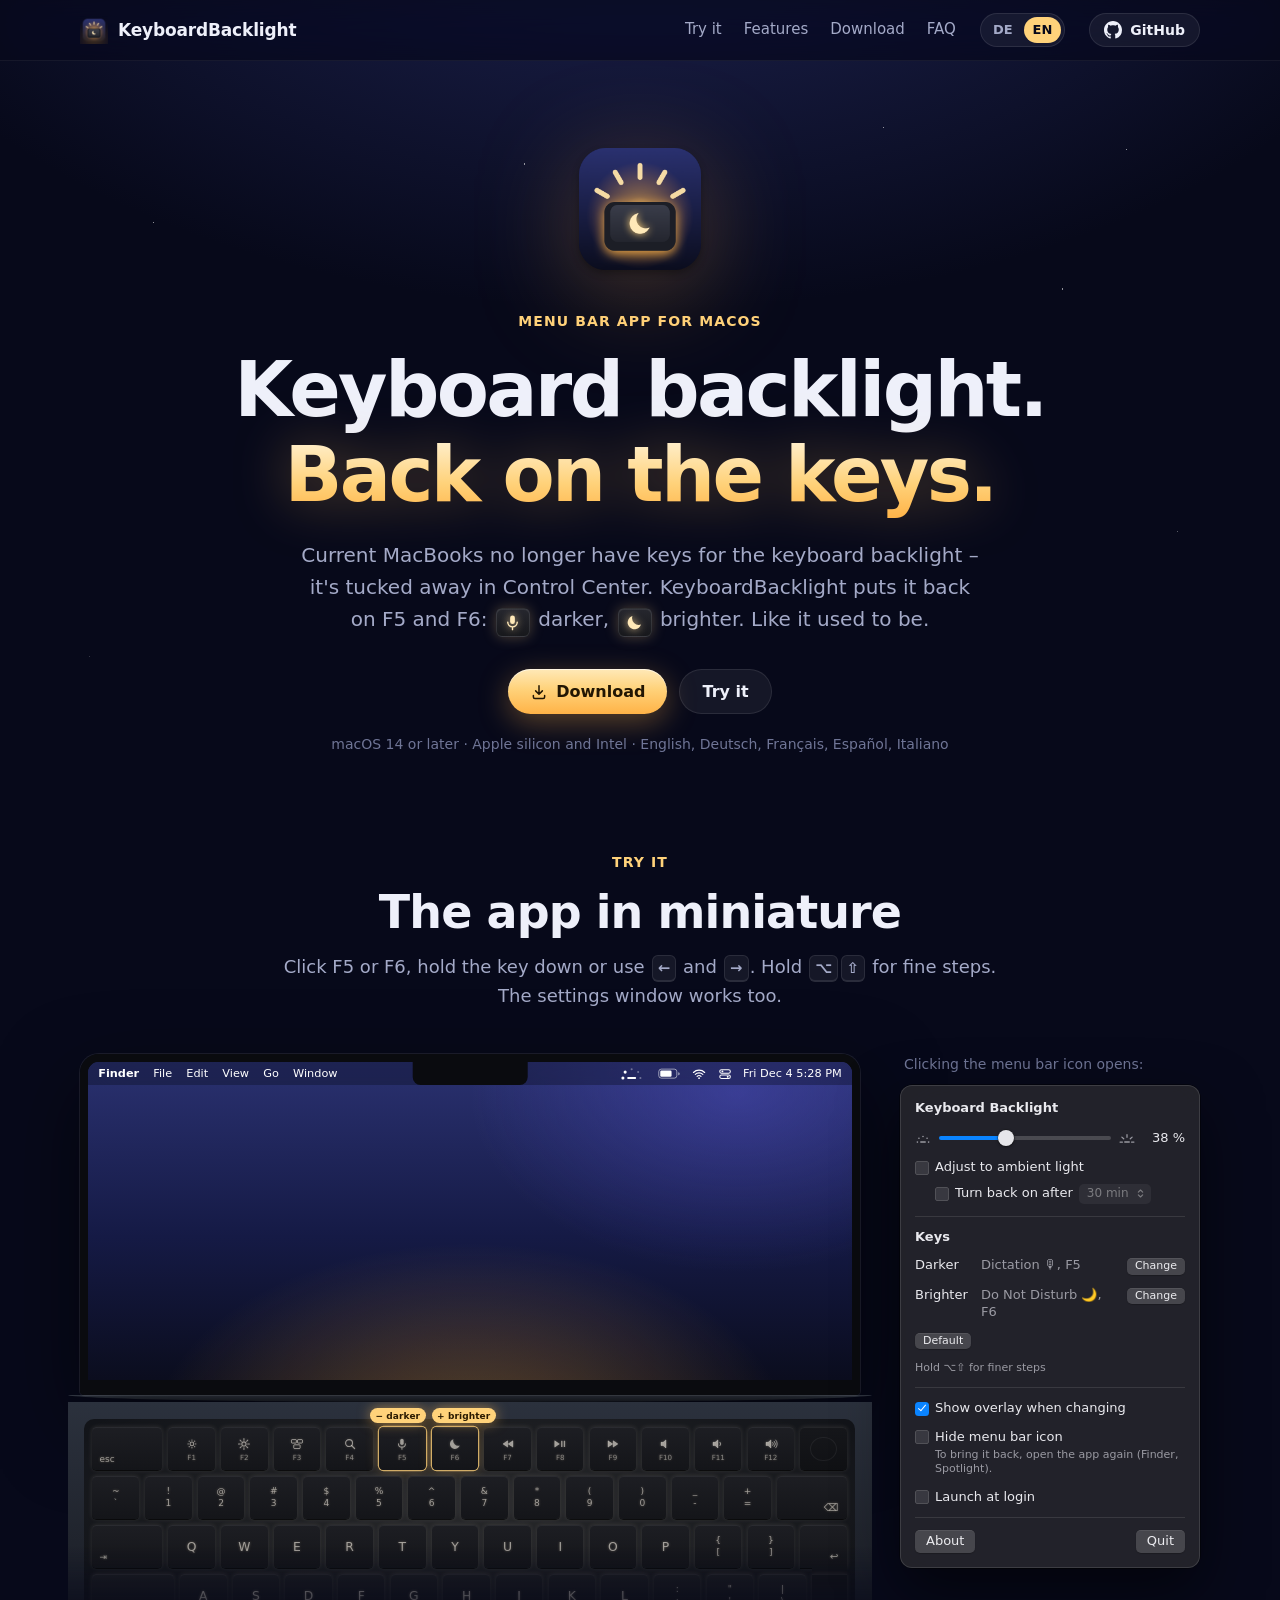
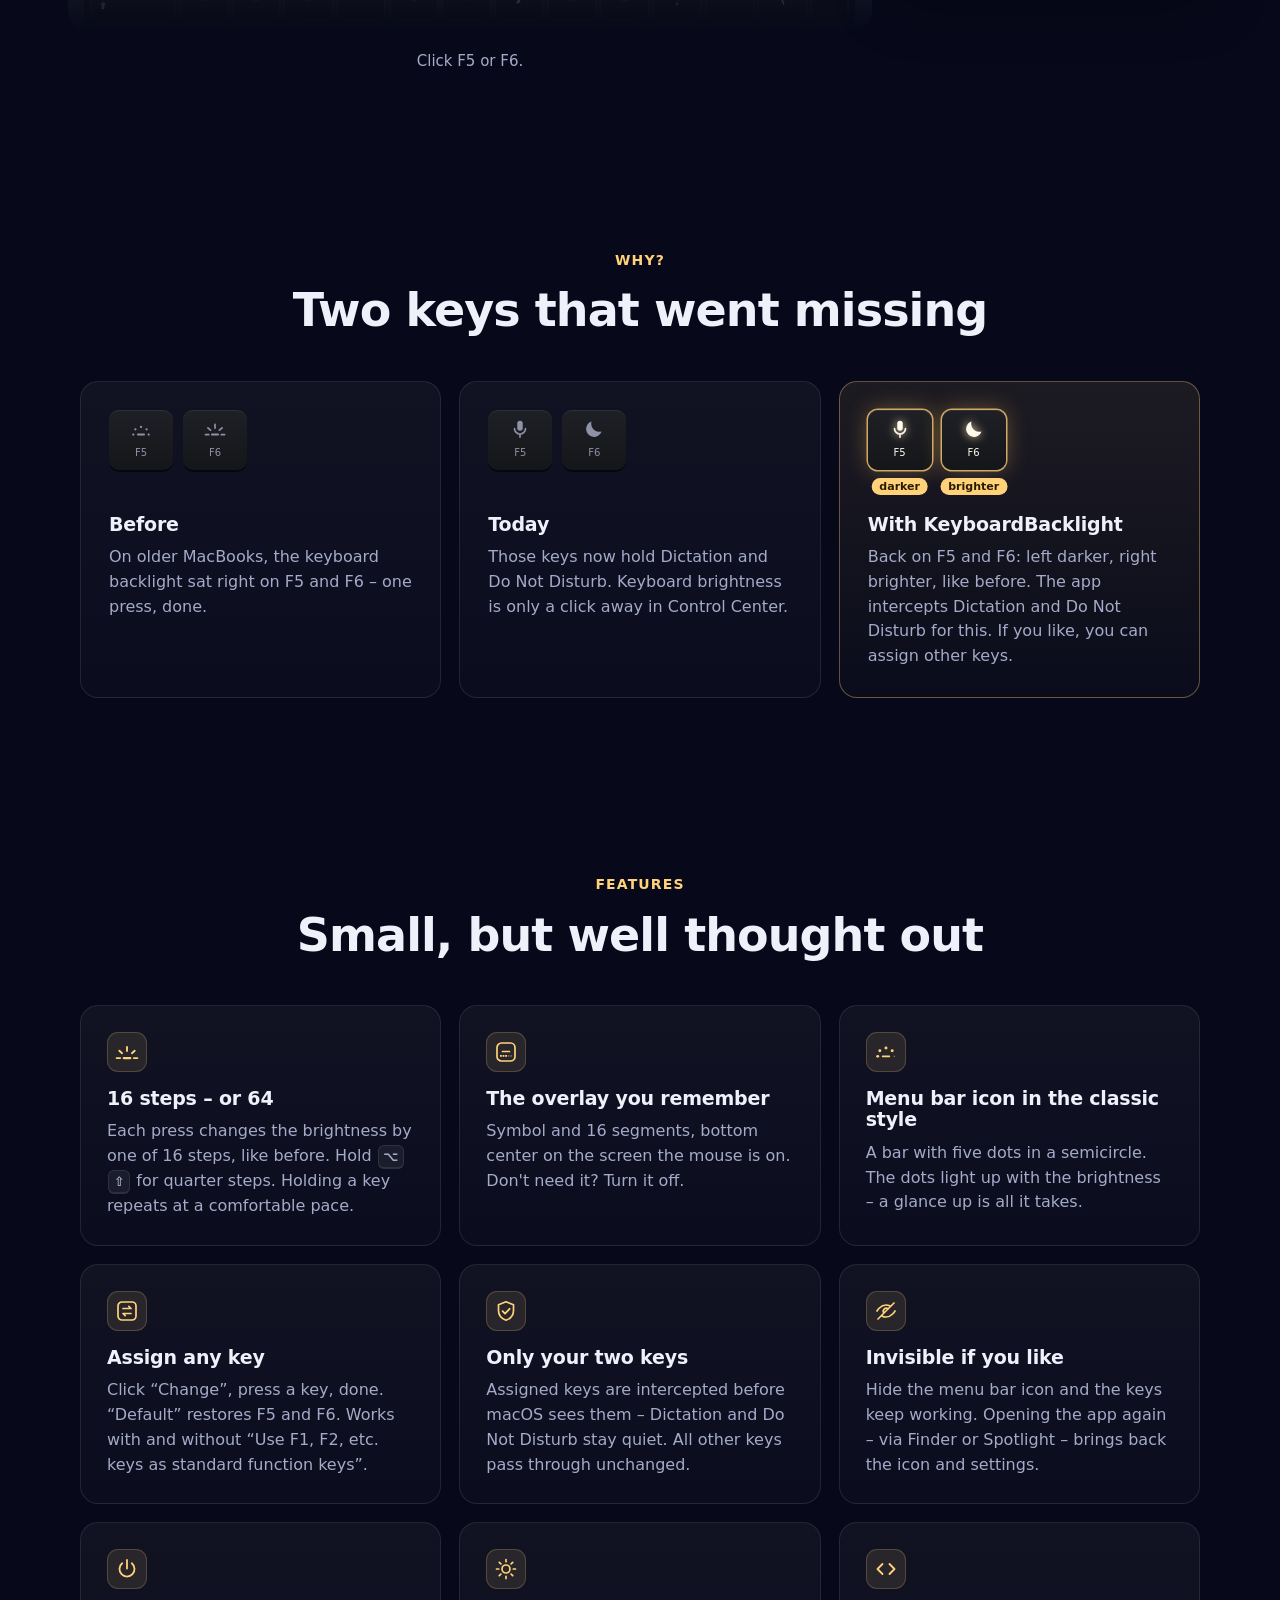
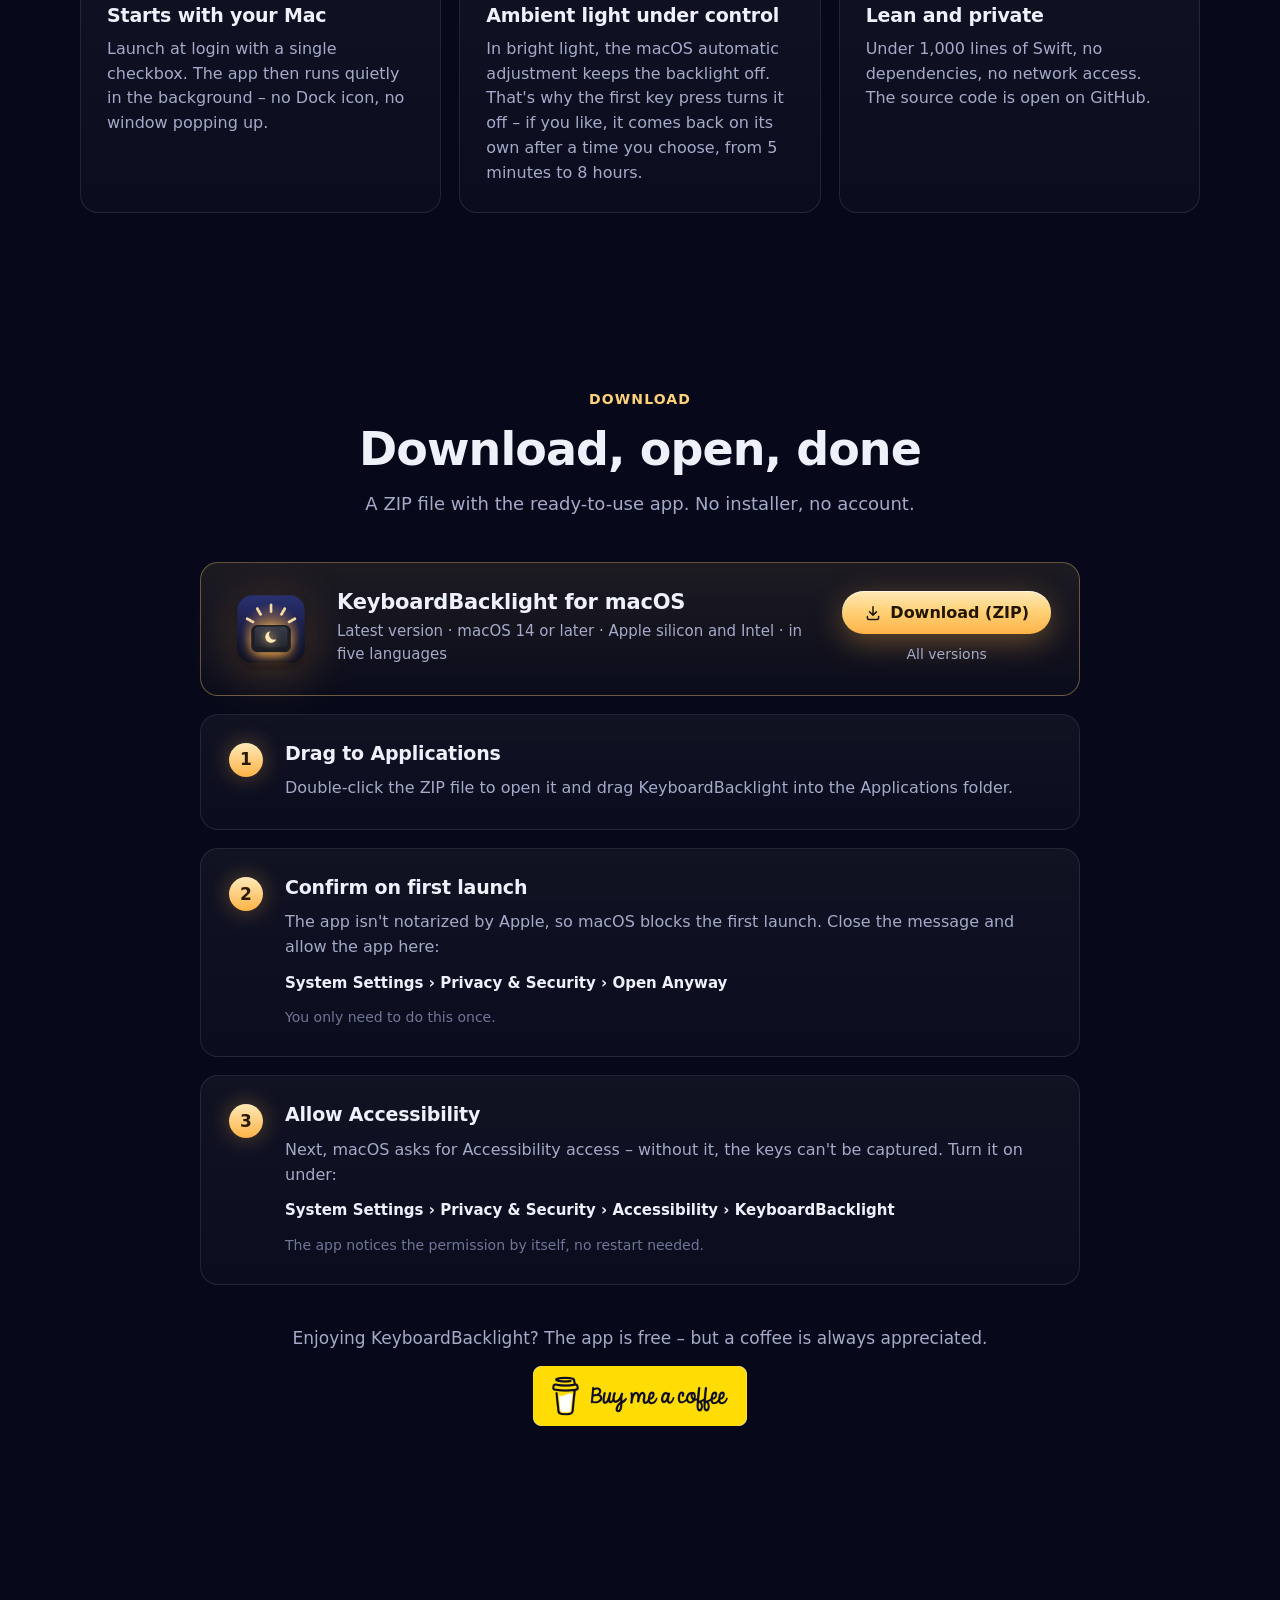
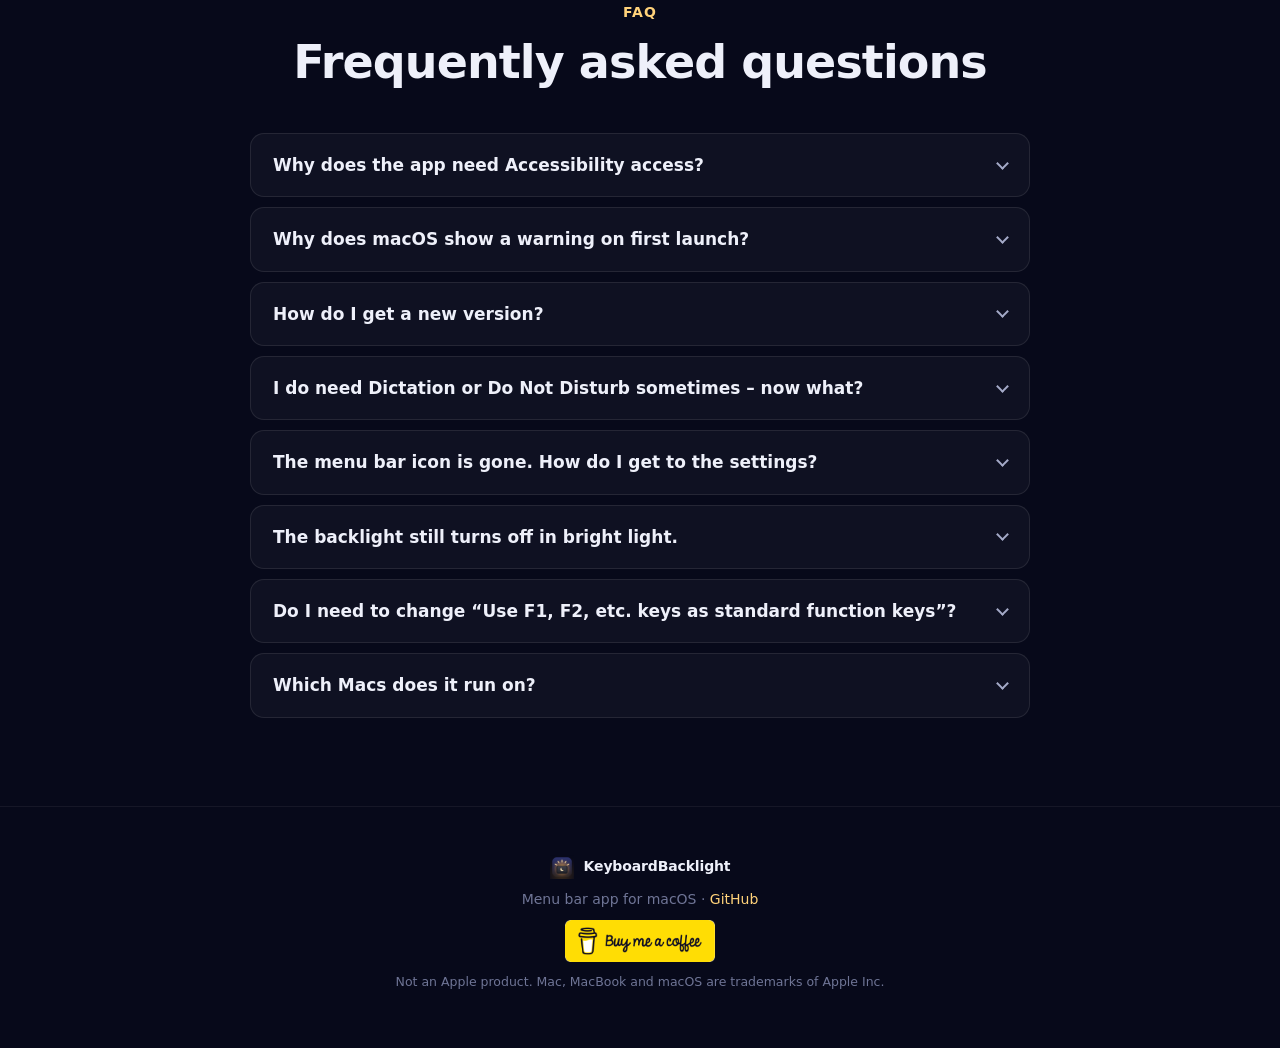
<file: docs/en/index.html>
<!doctype html>
<html lang="en">
<head>
  <meta charset="utf-8">
  <meta name="viewport" content="width=device-width, initial-scale=1">
  <title>KeyboardBacklight – Keyboard backlight on the keys for macOS</title>
  <meta name="description" content="Menu bar app for macOS: control the keyboard backlight with keys again – F5 darker, F6 brighter. 16 steps, the overlay you remember, keys can be reassigned.">
  <meta name="theme-color" content="#07091a">
  <meta name="color-scheme" content="dark">
  <link rel="icon" type="image/png" href="../img/favicon-64.png">
  <link rel="apple-touch-icon" href="../img/icon-256.png">
  <meta property="og:type" content="website">
  <meta property="og:locale" content="en_US">
  <meta property="og:title" content="KeyboardBacklight – Keyboard backlight. Back on the keys.">
  <meta property="og:description" content="Menu bar app for macOS: F5 darker, F6 brighter – like it used to be.">
  <meta property="og:image" content="https://achirus-code.github.io/KeyboardBacklight/img/og.png">
  <meta name="twitter:card" content="summary_large_image">
  <link rel="canonical" href="https://achirus-code.github.io/KeyboardBacklight/en/">
  <link rel="alternate" hreflang="de" href="https://achirus-code.github.io/KeyboardBacklight/">
  <link rel="alternate" hreflang="en" href="https://achirus-code.github.io/KeyboardBacklight/en/">
  <link rel="alternate" hreflang="x-default" href="https://achirus-code.github.io/KeyboardBacklight/en/">
  <link rel="stylesheet" href="../style.css">
  <script src="../app.js" defer></script>
</head>
<body>

<!-- Symbols (based on the MacBook key legends) -->
<svg class="sprite" aria-hidden="true" xmlns="http://www.w3.org/2000/svg">
  <symbol id="i-sun-sm" viewBox="0 0 24 24"><circle cx="12" cy="12" r="3.2" fill="none" stroke="currentColor" stroke-width="1.8"/><g fill="currentColor"><circle cx="12" cy="5.4" r="1.1"/><circle cx="12" cy="18.6" r="1.1"/><circle cx="5.4" cy="12" r="1.1"/><circle cx="18.6" cy="12" r="1.1"/><circle cx="7.3" cy="7.3" r="1.1"/><circle cx="16.7" cy="16.7" r="1.1"/><circle cx="7.3" cy="16.7" r="1.1"/><circle cx="16.7" cy="7.3" r="1.1"/></g></symbol>
  <symbol id="i-sun-lg" viewBox="0 0 24 24"><circle cx="12" cy="12" r="3.6" fill="none" stroke="currentColor" stroke-width="1.8"/><path d="M12 2.5v3M12 18.5v3M2.5 12h3M18.5 12h3M5.3 5.3l2.1 2.1M16.6 16.6l2.1 2.1M5.3 18.7l2.1-2.1M16.6 7.4l2.1-2.1" stroke="currentColor" stroke-width="1.8" stroke-linecap="round"/></symbol>
  <symbol id="i-mission" viewBox="0 0 24 24"><g fill="none" stroke="currentColor" stroke-width="1.7" stroke-linejoin="round"><rect x="2.5" y="4.5" width="8.5" height="6" rx="1.2"/><rect x="13" y="4.5" width="8.5" height="6" rx="1.2"/><rect x="6.5" y="13.5" width="11" height="6.5" rx="1.2"/></g></symbol>
  <symbol id="i-search" viewBox="0 0 24 24"><circle cx="10.5" cy="10.5" r="6" fill="none" stroke="currentColor" stroke-width="1.9"/><path d="M15 15l5 5" stroke="currentColor" stroke-width="2.2" stroke-linecap="round"/></symbol>
  <symbol id="i-mic" viewBox="0 0 24 24"><rect x="9" y="3" width="6" height="11" rx="3" fill="currentColor"/><path d="M6 11.5a6 6 0 0 0 12 0M12 17.5V21" fill="none" stroke="currentColor" stroke-width="1.8" stroke-linecap="round"/></symbol>
  <symbol id="i-moon" viewBox="0 0 24 24"><path d="M20.2 14.6A8.6 8.6 0 0 1 9.4 3.8a8.6 8.6 0 1 0 10.8 10.8z" fill="currentColor"/></symbol>
  <symbol id="i-rewind" viewBox="0 0 24 24"><path d="M11.5 6.5v11L3.5 12zM20.5 6.5v11L12.5 12z" fill="currentColor" stroke="currentColor" stroke-width="1" stroke-linejoin="round"/></symbol>
  <symbol id="i-playpause" viewBox="0 0 24 24"><path d="M3 6.5v11L11 12z" fill="currentColor" stroke="currentColor" stroke-linejoin="round"/><rect x="14" y="6.5" width="2.4" height="11" rx=".6" fill="currentColor"/><rect x="18.6" y="6.5" width="2.4" height="11" rx=".6" fill="currentColor"/></symbol>
  <symbol id="i-forward" viewBox="0 0 24 24"><path d="M3.5 6.5v11l8-5.5zM12.5 6.5v11l8-5.5z" fill="currentColor" stroke="currentColor" stroke-width="1" stroke-linejoin="round"/></symbol>
  <symbol id="i-speaker" viewBox="0 0 24 24"><path d="M3.5 9.2h3.6L12 5v14l-4.9-4.2H3.5z" fill="currentColor" stroke="currentColor" stroke-linejoin="round"/></symbol>
  <symbol id="i-vol-down" viewBox="0 0 24 24"><use href="#i-speaker"/><path d="M15.5 9.3a4 4 0 0 1 0 5.4" fill="none" stroke="currentColor" stroke-width="1.8" stroke-linecap="round"/></symbol>
  <symbol id="i-vol-up" viewBox="0 0 24 24"><use href="#i-speaker"/><path d="M15.2 9.5a3.6 3.6 0 0 1 0 5M17.8 7.3a6.8 6.8 0 0 1 0 9.4M20.3 5.2a9.8 9.8 0 0 1 0 13.6" fill="none" stroke="currentColor" stroke-width="1.6" stroke-linecap="round"/></symbol>
  <symbol id="i-light-min" viewBox="0 0 24 24"><rect x="7.6" y="17" width="8.8" height="2.2" rx="1.1" fill="currentColor"/><g fill="currentColor"><circle cx="3.6" cy="18.1" r="1.25"/><circle cx="5.9" cy="12.4" r="1.25"/><circle cx="12" cy="9.7" r="1.25"/><circle cx="18.1" cy="12.4" r="1.25"/><circle cx="20.4" cy="18.1" r="1.25"/></g></symbol>
  <symbol id="i-light-max" viewBox="0 0 24 24"><rect x="7.6" y="17" width="8.8" height="2.2" rx="1.1" fill="currentColor"/><path d="M5.2 18.1H1.6M7.1 13.2L4.3 10.7M12 11V7M16.9 13.2l2.8-2.5M18.8 18.1h3.6" stroke="currentColor" stroke-width="1.9" stroke-linecap="round"/></symbol>
  <symbol id="i-wifi" viewBox="0 0 24 24"><path d="M2.5 9.3a13.5 13.5 0 0 1 19 0M5.6 12.6a9 9 0 0 1 12.8 0M8.7 15.8a4.6 4.6 0 0 1 6.6 0" fill="none" stroke="currentColor" stroke-width="2" stroke-linecap="round"/><circle cx="12" cy="19" r="1.5" fill="currentColor"/></symbol>
  <symbol id="i-battery" viewBox="0 0 30 16"><rect x="1" y="2" width="24" height="12" rx="3.4" fill="none" stroke="currentColor" stroke-width="1.3" opacity=".55"/><rect x="3" y="4" width="15" height="8" rx="1.6" fill="currentColor"/><path d="M26.8 6v4a2 2 0 0 0 0-4z" fill="currentColor" opacity=".55"/></symbol>
  <symbol id="i-cc" viewBox="0 0 24 24"><g fill="none" stroke="currentColor" stroke-width="1.7"><rect x="3" y="4.5" width="18" height="6" rx="3"/><rect x="3" y="13.5" width="18" height="6" rx="3"/></g><circle cx="7.5" cy="7.5" r="1.6" fill="currentColor"/><circle cx="16.5" cy="16.5" r="1.6" fill="currentColor"/></symbol>
  <symbol id="i-github" viewBox="0 0 16 16"><path fill="currentColor" d="M8 0C3.58 0 0 3.58 0 8c0 3.54 2.29 6.53 5.47 7.59.4.07.55-.17.55-.38 0-.19-.01-.82-.01-1.49-2.01.37-2.53-.49-2.69-.94-.09-.23-.48-.94-.82-1.13-.28-.15-.68-.52-.01-.53.63-.01 1.08.58 1.23.82.72 1.21 1.87.87 2.33.66.07-.52.28-.87.51-1.07-1.78-.2-3.64-.89-3.64-3.95 0-.87.31-1.59.82-2.15-.08-.2-.36-1.02.08-2.12 0 0 .67-.21 2.2.82.64-.18 1.32-.27 2-.27.68 0 1.36.09 2 .27 1.53-1.04 2.2-.82 2.2-.82.44 1.1.16 1.92.08 2.12.51.56.82 1.27.82 2.15 0 3.07-1.87 3.75-3.65 3.95.29.25.54.73.54 1.48 0 1.07-.01 1.93-.01 2.2 0 .21.15.46.55.38A8.013 8.013 0 0 0 16 8c0-4.42-3.58-8-8-8z"/></symbol>
  <symbol id="i-download" viewBox="0 0 24 24"><path d="M12 3.5v11M7.5 10.5L12 15l4.5-4.5M4.5 16.5v2a2 2 0 0 0 2 2h11a2 2 0 0 0 2-2v-2" fill="none" stroke="currentColor" stroke-width="2" stroke-linecap="round" stroke-linejoin="round"/></symbol>
</svg>

<header class="nav">
  <div class="wrap nav-inner">
    <a class="brand" href="#top" aria-label="KeyboardBacklight – back to top">
      <img src="../img/favicon-64.png" alt="" width="28" height="28">
      <span>KeyboardBacklight</span>
    </a>
    <nav class="nav-links" aria-label="Sections">
      <a href="#demo">Try it</a>
      <a href="#funktionen">Features</a>
      <a href="#download">Download</a>
      <a href="#faq">FAQ</a>
    </nav>
    <div class="lang-switch" role="group" aria-label="Language">
      <a href="../" hreflang="de" lang="de" data-lang="de">DE</a>
      <a href="./" hreflang="en" lang="en" aria-current="page" data-lang="en">EN</a>
    </div>
    <a class="btn btn-ghost btn-sm" href="https://github.com/achirus-code/KeyboardBacklight" aria-label="GitHub">
      <svg class="ic" aria-hidden="true"><use href="#i-github"/></svg><span>GitHub</span>
    </a>
  </div>
</header>

<main id="top">

  <section class="hero">
    <div class="stars" aria-hidden="true"></div>
    <div class="wrap hero-inner">
      <img class="hero-icon" src="../img/icon-512.png" alt="KeyboardBacklight app icon: a glowing key with a moon" width="152" height="152">
      <p class="eyebrow">Menu bar app for macOS</p>
      <h1>Keyboard backlight.<br><span class="glow-text">Back on the keys.</span></h1>
      <p class="lead">
        Current MacBooks no longer have keys for the keyboard backlight – it's tucked away in Control Center.
        KeyboardBacklight puts it back on F5 and F6:
        <kbd class="kc" title="F5 (Dictation)"><svg aria-hidden="true"><use href="#i-mic"/></svg><span class="sr">F5</span></kbd> darker,
        <kbd class="kc" title="F6 (Do Not Disturb)"><svg aria-hidden="true"><use href="#i-moon"/></svg><span class="sr">F6</span></kbd> brighter.
        Like it used to be.
      </p>
      <div class="cta">
        <a class="btn btn-primary" href="#download"><svg class="ic" aria-hidden="true"><use href="#i-download"/></svg><span>Download</span></a>
        <a class="btn btn-ghost" href="#demo">Try it</a>
      </div>
      <p class="meta">macOS 14 or later · Apple silicon and Intel · English, Deutsch, Français, Español, Italiano</p>
    </div>
  </section>

  <section id="demo" class="section demo-section">
    <div class="wrap">
      <header class="section-head">
        <p class="eyebrow">Try it</p>
        <h2>The app in miniature</h2>
        <p>Click F5 or F6, hold the key down or use <kbd class="k">←</kbd> and <kbd class="k">→</kbd>.
          Hold <kbd class="k">⌥</kbd><kbd class="k">⇧</kbd> for fine steps. The settings window works too.</p>
      </header>

      <div class="demo">
        <div class="device" id="device">
          <div class="screen">
            <div class="menubar">
              <div class="mb-left">
                <strong>Finder</strong><span>File</span><span>Edit</span><span class="mb-extra">View</span><span class="mb-extra">Go</span><span class="mb-extra">Window</span>
              </div>
              <div class="notch" aria-hidden="true"></div>
              <div class="mb-right">
                <button class="mb-app" id="mb-app" type="button" aria-label="KeyboardBacklight in the menu bar – show settings">
                  <svg id="mb-icon" viewBox="0 0 22 16" aria-hidden="true"></svg>
                </button>
                <svg class="mb-ic mb-bat mb-extra" aria-hidden="true"><use href="#i-battery"/></svg>
                <svg class="mb-ic mb-sq" aria-hidden="true"><use href="#i-wifi"/></svg>
                <svg class="mb-ic mb-sq mb-extra" aria-hidden="true"><use href="#i-cc"/></svg>
                <span class="mb-clock"><span class="mb-extra" id="mb-date">Sat Sep 26</span> <span id="mb-time">9:41 AM</span></span>
              </div>
            </div>
            <div class="hud" id="hud" aria-hidden="true">
              <svg class="hud-ic"><use id="hud-use" href="#i-light-max"/></svg>
              <div class="hud-bar" id="hud-bar"></div>
            </div>
          </div>
          <div class="hinge" aria-hidden="true"></div>
          <div class="deck">
            <div class="kb" id="kb" role="group" aria-label="MacBook keyboard (preview)"></div>
          </div>
          <p class="demo-status" id="demo-status" aria-live="polite">Click F5 or F6.</p>
        </div>

        <aside class="popover-wrap">
          <p class="popover-caption">Clicking the menu bar icon opens:</p>
          <div class="popover" id="popover" aria-label="KeyboardBacklight settings (preview)" role="group">
            <div class="po-row po-head">
              <strong>Keyboard Backlight</strong>
            </div>

            <div class="po-row po-slider">
              <svg class="po-ic" aria-hidden="true"><use href="#i-light-min"/></svg>
              <input type="range" id="opt-brightness" min="0" max="1" step="0.001" value="0.375" aria-label="Brightness">
              <svg class="po-ic" aria-hidden="true"><use href="#i-light-max"/></svg>
              <output id="opt-pct" for="opt-brightness">38 %</output>
            </div>

            <label class="check" title="In bright light, macOS then turns the backlight off completely. Pressing a key turns the automatic adjustment off.">
              <input type="checkbox" id="opt-auto"><span class="box"></span>Adjust to ambient light
            </label>
            <div class="po-row po-subopt">
              <label class="check"><input type="checkbox" id="opt-revert"><span class="box"></span>Turn back on after</label>
              <select class="po-select" id="opt-revert-min" aria-label="Turn back on after" disabled><option value="5">5 min</option><option value="15">15 min</option><option value="30" selected>30 min</option><option value="60">1 h</option><option value="120">2 h</option><option value="240">4 h</option><option value="480">8 h</option></select>
            </div>

            <hr>

            <strong class="po-sub">Keys</strong>
            <div class="keyrow">
              <span class="keyrow-title">Darker</span>
              <span class="keyrow-label" id="label-darker">Dictation 🎙, F5</span>
              <button type="button" class="mbtn mbtn-sm" data-learn="darker">Change</button>
            </div>
            <div class="keyrow">
              <span class="keyrow-title">Brighter</span>
              <span class="keyrow-label" id="label-brighter">Do Not Disturb 🌙, F6</span>
              <button type="button" class="mbtn mbtn-sm" data-learn="brighter">Change</button>
            </div>
            <div class="po-buttons">
              <button type="button" class="mbtn mbtn-sm" id="btn-reset">Default</button>
            </div>
            <p class="po-caption">Hold ⌥⇧ for finer steps</p>

            <hr>

            <label class="check"><input type="checkbox" id="opt-hud" checked><span class="box"></span>Show overlay when changing</label>
            <div>
              <label class="check"><input type="checkbox" id="opt-hide"><span class="box"></span>Hide menu bar icon</label>
              <p class="po-caption po-indent">To bring it back, open the app again (Finder, Spotlight).</p>
            </div>
            <label class="check"><input type="checkbox" id="opt-login"><span class="box"></span>Launch at login</label>


            <hr>

            <div class="po-buttons po-footer">
              <button type="button" class="mbtn" id="btn-about">About</button>
              <button type="button" class="mbtn" id="btn-quit">Quit</button>
            </div>
          </div>
        </aside>
      </div>
    </div>
  </section>

  <section id="warum" class="section">
    <div class="wrap">
      <header class="section-head">
        <p class="eyebrow">Why?</p>
        <h2>Two keys that went missing</h2>
      </header>
      <div class="story">
        <article class="card story-card">
          <div class="story-keys">
            <span class="fk"><svg aria-hidden="true"><use href="#i-light-min"/></svg><small>F5</small></span>
            <span class="fk"><svg aria-hidden="true"><use href="#i-light-max"/></svg><small>F6</small></span>
          </div>
          <h3>Before</h3>
          <p>On older MacBooks, the keyboard backlight sat right on F5 and F6 – one press, done.</p>
        </article>
        <article class="card story-card">
          <div class="story-keys">
            <span class="fk"><svg aria-hidden="true"><use href="#i-mic"/></svg><small>F5</small></span>
            <span class="fk"><svg aria-hidden="true"><use href="#i-moon"/></svg><small>F6</small></span>
          </div>
          <h3>Today</h3>
          <p>Those keys now hold Dictation and Do Not Disturb. Keyboard brightness is only a click away in Control Center.</p>
        </article>
        <article class="card story-card story-card-hl">
          <div class="story-keys">
            <span class="fk fk-lit"><svg aria-hidden="true"><use href="#i-mic"/></svg><small>F5</small><em>darker</em></span>
            <span class="fk fk-lit"><svg aria-hidden="true"><use href="#i-moon"/></svg><small>F6</small><em>brighter</em></span>
          </div>
          <h3>With KeyboardBacklight</h3>
          <p>Back on F5 and F6: left darker, right brighter, like before. The app intercepts Dictation and Do Not Disturb for this. If you like, you can assign other keys.</p>
        </article>
      </div>
    </div>
  </section>

  <section id="funktionen" class="section">
    <div class="wrap">
      <header class="section-head">
        <p class="eyebrow">Features</p>
        <h2>Small, but well thought out</h2>
      </header>
      <div class="features">
        <article class="card feature">
          <svg class="f-ic" aria-hidden="true"><use href="#i-light-max"/></svg>
          <h3>16 steps – or 64</h3>
          <p>Each press changes the brightness by one of 16 steps, like before. Hold <kbd class="k">⌥</kbd><kbd class="k">⇧</kbd> for quarter steps. Holding a key repeats at a comfortable pace.</p>
        </article>
        <article class="card feature">
          <svg class="f-ic" viewBox="0 0 24 24" aria-hidden="true"><rect x="3" y="3" width="18" height="18" rx="4.5" fill="none" stroke="currentColor" stroke-width="1.7"/><path d="M8.5 11.5h7" stroke="currentColor" stroke-width="1.7" stroke-linecap="round"/><g fill="currentColor"><rect x="6" y="15" width="1.8" height="1.8"/><rect x="8.6" y="15" width="1.8" height="1.8"/><rect x="11.2" y="15" width="1.8" height="1.8"/><rect x="13.8" y="15" width="1.8" height="1.8" opacity=".35"/><rect x="16.4" y="15" width="1.8" height="1.8" opacity=".35"/></g></svg>
          <h3>The overlay you remember</h3>
          <p>Symbol and 16 segments, bottom center on the screen the mouse is on. Don't need it? Turn it off.</p>
        </article>
        <article class="card feature">
          <svg class="f-ic" viewBox="0 0 22 16" aria-hidden="true" data-menubar-icon="0.8"></svg>
          <h3>Menu bar icon in the classic style</h3>
          <p>A bar with five dots in a semicircle. The dots light up with the brightness – a glance up is all it takes.</p>
        </article>
        <article class="card feature">
          <svg class="f-ic" viewBox="0 0 24 24" aria-hidden="true"><rect x="3" y="3" width="18" height="18" rx="4" fill="none" stroke="currentColor" stroke-width="1.7"/><path d="M8 9.5h8l-2.2-2.2M16 14.5H8l2.2 2.2" fill="none" stroke="currentColor" stroke-width="1.7" stroke-linecap="round" stroke-linejoin="round"/></svg>
          <h3>Assign any key</h3>
          <p>Click “Change”, press a key, done. “Default” restores F5 and F6. Works with and without “Use F1, F2, etc. keys as standard function keys”.</p>
        </article>
        <article class="card feature">
          <svg class="f-ic" viewBox="0 0 24 24" aria-hidden="true"><path d="M12 2.8l7.5 3v5.6c0 4.6-3.1 8.2-7.5 9.8-4.4-1.6-7.5-5.2-7.5-9.8V5.8z" fill="none" stroke="currentColor" stroke-width="1.7" stroke-linejoin="round"/><path d="M8.6 12.2l2.4 2.4 4.6-4.8" fill="none" stroke="currentColor" stroke-width="1.8" stroke-linecap="round" stroke-linejoin="round"/></svg>
          <h3>Only your two keys</h3>
          <p>Assigned keys are intercepted before macOS sees them – Dictation and Do Not Disturb stay quiet. All other keys pass through unchanged.</p>
        </article>
        <article class="card feature">
          <svg class="f-ic" viewBox="0 0 24 24" aria-hidden="true"><path d="M3 12s3.3-6 9-6c1.6 0 3 .5 4.2 1.1M21 12s-3.3 6-9 6c-1.6 0-3-.5-4.2-1.1M9.9 14.1A3 3 0 0 1 14.1 9.9M4 20L20 4" fill="none" stroke="currentColor" stroke-width="1.7" stroke-linecap="round"/></svg>
          <h3>Invisible if you like</h3>
          <p>Hide the menu bar icon and the keys keep working. Opening the app again – via Finder or Spotlight – brings back the icon and settings.</p>
        </article>
        <article class="card feature">
          <svg class="f-ic" viewBox="0 0 24 24" aria-hidden="true"><path d="M12 3v8.5M7.2 6.3a7.5 7.5 0 1 0 9.6 0" fill="none" stroke="currentColor" stroke-width="1.8" stroke-linecap="round"/></svg>
          <h3>Starts with your Mac</h3>
          <p>Launch at login with a single checkbox. The app then runs quietly in the background – no Dock icon, no window popping up.</p>
        </article>
        <article class="card feature">
          <svg class="f-ic" viewBox="0 0 24 24" aria-hidden="true"><circle cx="12" cy="12" r="4" fill="none" stroke="currentColor" stroke-width="1.7"/><path d="M12 2.5v2.2M12 19.3v2.2M2.5 12h2.2M19.3 12h2.2M5.3 5.3l1.6 1.6M17.1 17.1l1.6 1.6M5.3 18.7l1.6-1.6M17.1 6.9l1.6-1.6" stroke="currentColor" stroke-width="1.7" stroke-linecap="round"/></svg>
          <h3>Ambient light under control</h3>
          <p>In bright light, the macOS automatic adjustment keeps the backlight off. That's why the first key press turns it off – if you like, it comes back on its own after a time you choose, from 5 minutes to 8 hours.</p>
        </article>
        <article class="card feature">
          <svg class="f-ic" viewBox="0 0 24 24" aria-hidden="true"><path d="M8.5 7L3.5 12l5 5M15.5 7l5 5-5 5" fill="none" stroke="currentColor" stroke-width="1.8" stroke-linecap="round" stroke-linejoin="round"/></svg>
          <h3>Lean and private</h3>
          <p>Under 1,000 lines of Swift, no dependencies, no network access. The source code is open on GitHub.</p>
        </article>
      </div>
    </div>
  </section>

  <section id="download" class="section">
    <div class="wrap">
      <header class="section-head">
        <p class="eyebrow">Download</p>
        <h2>Download, open, done</h2>
        <p>A ZIP file with the ready-to-use app. No installer, no account.</p>
      </header>
      <div class="card download">
        <img src="../img/icon-256.png" alt="" width="84" height="84">
        <div class="download-text">
          <h3>KeyboardBacklight for macOS</h3>
          <p>Latest version · macOS 14 or later · Apple silicon and Intel · in five languages</p>
        </div>
        <div class="download-actions">
          <a class="btn btn-primary" href="https://github.com/achirus-code/KeyboardBacklight/releases/latest/download/KeyboardBacklight.zip"><svg class="ic" aria-hidden="true"><use href="#i-download"/></svg><span>Download (ZIP)</span></a>
          <a class="download-more" href="https://github.com/achirus-code/KeyboardBacklight/releases">All versions</a>
        </div>
      </div>
      <ol class="steps">
        <li class="card step">
          <span class="step-n">1</span>
          <div class="step-body">
            <h3>Drag to Applications</h3>
            <p>Double-click the ZIP file to open it and drag KeyboardBacklight into the Applications folder.</p>
          </div>
        </li>
        <li class="card step">
          <span class="step-n">2</span>
          <div class="step-body">
            <h3>Confirm on first launch</h3>
            <p>The app isn't notarized by Apple, so macOS blocks the first launch. Close the message and allow the app here:</p>
            <p class="path">System Settings › Privacy &amp; Security › Open Anyway</p>
            <p class="hint">You only need to do this once.</p>
          </div>
        </li>
        <li class="card step">
          <span class="step-n">3</span>
          <div class="step-body">
            <h3>Allow Accessibility</h3>
            <p>Next, macOS asks for Accessibility access – without it, the keys can't be captured. Turn it on under:</p>
            <p class="path">System Settings › Privacy &amp; Security › Accessibility › KeyboardBacklight</p>
            <p class="hint">The app notices the permission by itself, no restart needed.</p>
          </div>
        </li>
      </ol>
      <div class="support">
        <p>Enjoying KeyboardBacklight? The app is free – but a coffee is always appreciated.</p>
        <a class="bmc" href="https://buymeacoffee.com/achirus" target="_blank" rel="noopener"><img src="../img/buymeacoffee.png" alt="Buy me a coffee" width="214" height="60"></a>
      </div>
    </div>
  </section>

  <section id="faq" class="section">
    <div class="wrap wrap-narrow">
      <header class="section-head">
        <p class="eyebrow">FAQ</p>
        <h2>Frequently asked questions</h2>
      </header>
      <div class="faq">
        <details>
          <summary>Why does the app need Accessibility access?</summary>
          <p>It's the only way to capture F5 and F6 before macOS starts Dictation or toggles Do Not Disturb. Only the assigned keys are intercepted, all others pass through unchanged. The app has no network access whatsoever and doesn't store any input.</p>
        </details>
        <details>
          <summary>Why does macOS show a warning on first launch?</summary>
          <p>KeyboardBacklight isn't notarized by Apple – that would require a paid developer account. So macOS only launches the app once you allow it under System Settings › Privacy &amp; Security with “Open Anyway”. The source code is open on GitHub, and every version is built from it automatically.</p>
        </details>
        <details>
          <summary>How do I get a new version?</summary>
          <p>Download the new ZIP file and replace the app in the Applications folder. Accessibility access is kept.</p>
        </details>
        <details>
          <summary>I do need Dictation or Do Not Disturb sometimes – now what?</summary>
          <p>Simply assign Darker and Brighter to other keys – then F5 and F6 go to macOS again. Or quit the app for a moment with “Quit”.</p>
        </details>
        <details>
          <summary>The menu bar icon is gone. How do I get to the settings?</summary>
          <p>Just open the app again – via Finder, Spotlight or Launchpad. The icon and settings appear. Clicking outside closes the settings, and the icon disappears again.</p>
        </details>
        <details>
          <summary>The backlight still turns off in bright light.</summary>
          <p>That's the macOS automatic brightness. KeyboardBacklight turns it off on the first key press. If you've turned it back on via “Adjust to ambient light” – or “Turn back on after” has done so after the chosen time – it takes over again.</p>
        </details>
        <details>
          <summary>Do I need to change “Use F1, F2, etc. keys as standard function keys”?</summary>
          <p>No. The keys send different signals depending on that setting – the default assignment covers both.</p>
        </details>
        <details>
          <summary>Which Macs does it run on?</summary>
          <p>You need macOS 14 or later and a backlit keyboard. The app is built for Apple silicon and Intel and tested on a MacBook Air M3 with macOS 26. If it can't find a keyboard backlight, the settings window shows a notice.</p>
        </details>
      </div>
    </div>
  </section>

</main>

<footer class="footer">
  <div class="wrap footer-inner">
    <a class="brand" href="#top"><img src="../img/favicon-64.png" alt="" width="24" height="24"><span>KeyboardBacklight</span></a>
    <p>Menu bar app for macOS · <a href="https://github.com/achirus-code/KeyboardBacklight">GitHub</a></p>
    <a class="bmc bmc-sm" href="https://buymeacoffee.com/achirus" target="_blank" rel="noopener"><img src="../img/buymeacoffee.png" alt="Buy me a coffee" width="150" height="42"></a>
    <p class="fine">Not an Apple product. Mac, MacBook and macOS are trademarks of Apple Inc.</p>
  </div>
</footer>

</body>
</html>
</file>
<file: docs/style.css>
/* KeyboardBacklight – Website
   Farben aus dem App-Icon: Nachthimmel (Indigo) und warmes Tastenlicht (Bernstein). */

@property --b {
  syntax: "<number>";
  inherits: true;
  initial-value: 0;
}

:root {
  --bg: #07091a;
  --bg-2: #0c1030;
  --indigo: #2a3170;
  --surface: rgb(255 255 255 / 0.035);
  --surface-2: rgb(255 255 255 / 0.06);
  --border: rgb(255 255 255 / 0.09);
  --text: #eef0fa;
  --muted: #a4aac8;
  --faint: #6f7596;
  --amber: #ffd27a;
  --amber-2: #ffb347;
  --glow: #ffe9b8;
  --mac-blue: #0a84ff;
  --radius: 18px;
  --wrap: 1120px;
  --font: -apple-system, BlinkMacSystemFont, "SF Pro Text", "SF Pro Display", system-ui, "Segoe UI", Roboto, "Helvetica Neue", Arial, sans-serif;
  --mono: ui-monospace, "SF Mono", SFMono-Regular, Menlo, Consolas, monospace;
  color-scheme: dark;
}

*, *::before, *::after { box-sizing: border-box; }

html { scroll-behavior: smooth; scroll-padding-top: 72px; -webkit-text-size-adjust: 100%; }

body {
  margin: 0;
  background:
    radial-gradient(1200px 700px at 50% -180px, rgb(42 49 112 / 0.75), transparent 70%),
    var(--bg);
  color: var(--text);
  font: 17px/1.55 var(--font);
  -webkit-font-smoothing: antialiased;
  overflow-x: hidden;
}

img, svg { display: block; }
a { color: var(--amber); text-decoration: none; }
a:hover { text-decoration: underline; }
code { font-family: var(--mono); font-size: 0.88em; background: var(--surface-2); padding: 0.1em 0.35em; border-radius: 6px; }
h1, h2, h3 { margin: 0; line-height: 1.12; letter-spacing: -0.02em; }
p { margin: 0; }
:focus-visible { outline: 2px solid var(--amber); outline-offset: 3px; border-radius: 6px; }

.sprite { position: absolute; width: 0; height: 0; overflow: hidden; }
.sr { position: absolute; width: 1px; height: 1px; overflow: hidden; clip-path: inset(50%); white-space: nowrap; }
.wrap { width: min(var(--wrap), 100% - 32px); margin-inline: auto; }
.wrap-narrow { --wrap: 780px; }
.ic { width: 18px; height: 18px; flex: none; }

/* Tastenkappen im Fließtext */
.kc {
  display: inline-grid; place-items: center;
  width: 1.7em; height: 1.45em; margin: 0 0.1em;
  vertical-align: -0.3em;
  background: linear-gradient(#26272e, #17181c);
  border: 1px solid rgb(255 255 255 / 0.1);
  border-radius: 0.3em;
  box-shadow: 0 0 14px rgb(255 210 122 / 0.28), inset 0 1px 0 rgb(255 255 255 / 0.07);
  color: var(--glow);
}
.kc svg { width: 0.95em; height: 0.95em; filter: drop-shadow(0 0 4px rgb(255 220 160 / 0.8)); }
.k {
  display: inline-block; min-width: 1.6em; padding: 0 0.35em; margin: 0 0.08em;
  font: 600 0.82em/1.6 var(--font); text-align: center;
  background: var(--surface-2); border: 1px solid var(--border); border-bottom-width: 2px; border-radius: 6px;
}

/* Buttons */
.btn {
  display: inline-flex; align-items: center; gap: 8px;
  padding: 12px 22px; border-radius: 999px;
  font-weight: 600; font-size: 16px; line-height: 1.2;
  transition: transform 0.15s, background 0.2s, box-shadow 0.2s;
}
.btn:hover { text-decoration: none; transform: translateY(-1px); }
.btn-primary {
  color: #221603;
  background: linear-gradient(180deg, var(--glow), var(--amber) 45%, var(--amber-2));
  box-shadow: 0 8px 30px rgb(255 179 71 / 0.35), inset 0 1px 0 rgb(255 255 255 / 0.6);
}
.btn-primary:hover { box-shadow: 0 10px 38px rgb(255 179 71 / 0.5), inset 0 1px 0 rgb(255 255 255 / 0.6); }
.btn-ghost { color: var(--text); background: var(--surface-2); border: 1px solid var(--border); }
.btn-ghost:hover { background: rgb(255 255 255 / 0.1); }
.btn-sm { padding: 7px 14px; font-size: 14px; }

/* Navigation */
.nav {
  position: sticky; top: 0; z-index: 20;
  background: rgb(7 9 26 / 0.72);
  backdrop-filter: saturate(160%) blur(16px);
  -webkit-backdrop-filter: saturate(160%) blur(16px);
  border-bottom: 1px solid rgb(255 255 255 / 0.06);
}
.nav-inner { display: flex; align-items: center; gap: 24px; height: 60px; }
.brand { display: inline-flex; align-items: center; gap: 10px; color: var(--text); font-weight: 650; letter-spacing: -0.01em; }
.brand:hover { text-decoration: none; }
.nav-links { display: flex; gap: 22px; margin-left: auto; font-size: 15px; }
/* Sprachwahl DE | EN */
.lang-switch { display: inline-flex; padding: 3px; gap: 2px; border-radius: 999px; background: var(--surface-2); border: 1px solid var(--border); font-size: 13px; font-weight: 600; }
.lang-switch a { padding: 3px 9px; border-radius: 999px; color: var(--muted); }
.lang-switch a:hover { color: var(--text); text-decoration: none; }
.lang-switch a[aria-current] { color: var(--bg); background: var(--amber); }
.nav-links a { color: var(--muted); }
.nav-links a:hover { color: var(--text); text-decoration: none; }
@media (max-width: 820px) {
  .nav-links { display: none; }
  .lang-switch { margin-left: auto; }
}
@media (max-width: 480px) {
  .nav-inner { gap: 12px; }
  .nav-inner > .btn { padding: 7px 9px; }
  .nav-inner > .btn span { display: none; }
}

/* Hero */
.hero { position: relative; padding: 72px 0 40px; text-align: center; overflow: hidden; }
.stars {
  position: absolute; inset: 0; pointer-events: none; opacity: 0.55;
  background-image:
    radial-gradient(1px 1px at 12% 22%, #fff 50%, transparent 51%),
    radial-gradient(1px 1px at 28% 68%, #fff 50%, transparent 51%),
    radial-gradient(1.5px 1.5px at 41% 14%, #fff 50%, transparent 51%),
    radial-gradient(1px 1px at 57% 40%, #fff 50%, transparent 51%),
    radial-gradient(1px 1px at 69% 9%, #fff 50%, transparent 51%),
    radial-gradient(1.5px 1.5px at 83% 31%, #fff 50%, transparent 51%),
    radial-gradient(1px 1px at 92% 64%, #fff 50%, transparent 51%),
    radial-gradient(1px 1px at 7% 81%, #fff 50%, transparent 51%),
    radial-gradient(1px 1px at 76% 83%, #fff 50%, transparent 51%),
    radial-gradient(1.5px 1.5px at 19% 47%, #fff 50%, transparent 51%),
    radial-gradient(1px 1px at 51% 88%, #fff 50%, transparent 51%),
    radial-gradient(1px 1px at 88% 12%, #fff 50%, transparent 51%);
  mask-image: linear-gradient(#000 40%, transparent);
  -webkit-mask-image: linear-gradient(#000 40%, transparent);
}
.hero-inner { position: relative; display: flex; flex-direction: column; align-items: center; }
.hero-icon {
  width: 152px; height: 152px; margin-bottom: 26px;
  filter: drop-shadow(0 18px 50px rgb(255 179 71 / 0.28));
  animation: float 7s ease-in-out infinite;
}
@keyframes float { 50% { transform: translateY(-8px); } }
.eyebrow {
  color: var(--amber); font-size: 14px; font-weight: 650;
  letter-spacing: 0.08em; text-transform: uppercase; margin-bottom: 14px;
}
.hero h1 { font-size: clamp(34px, 7.4vw, 76px); font-weight: 750; letter-spacing: -0.035em; hyphens: manual; overflow-wrap: break-word; }
.glow-text {
  background: linear-gradient(180deg, #fff6e0, var(--amber) 60%, var(--amber-2));
  -webkit-background-clip: text; background-clip: text; color: transparent;
  filter: drop-shadow(0 0 28px rgb(255 190 90 / 0.35));
}
.lead { max-width: 690px; margin-top: 22px; color: var(--muted); font-size: clamp(17px, 2.1vw, 20px); line-height: 1.6; }
.cta { display: flex; flex-wrap: wrap; justify-content: center; gap: 12px; margin-top: 32px; }
.meta { margin-top: 20px; color: var(--faint); font-size: 14px; }

/* Abschnitte */
.section { padding: 88px 0; }
.section-head { max-width: 720px; margin: 0 auto 44px; text-align: center; }
.section-head h2 { font-size: clamp(30px, 4.6vw, 46px); font-weight: 720; }
.section-head p:not(.eyebrow) { margin-top: 14px; color: var(--muted); font-size: 18px; }
.section-head-left { text-align: left; margin: 0; }

.card {
  background: linear-gradient(180deg, rgb(255 255 255 / 0.045), rgb(255 255 255 / 0.02));
  border: 1px solid var(--border);
  border-radius: var(--radius);
}
.card h3 { font-size: 19px; font-weight: 650; letter-spacing: -0.01em; }
.card p { color: var(--muted); font-size: 16px; }

/* ——— Demo ——— */
.demo-section { padding-top: 56px; }
.demo {
  display: grid; grid-template-columns: minmax(0, 1fr) 300px; gap: 40px; align-items: start;
}
@media (max-width: 980px) {
  .demo { grid-template-columns: minmax(0, 1fr); justify-items: center; }
  .device { width: 100%; }
}

.device { container: device / inline-size; --b: 0.375; }

.screen {
  position: relative;
  aspect-ratio: 16 / 7;
  border: clamp(5px, 1.1cqi, 10px) solid #0a0b0f;
  border-bottom-width: clamp(8px, 2cqi, 18px);
  border-radius: clamp(10px, 2.4cqi, 22px) clamp(10px, 2.4cqi, 22px) 4px 4px;
  overflow: hidden;
  background:
    radial-gradient(60% 90% at 50% 120%, rgb(255 179 71 / 0.35), transparent 70%),
    radial-gradient(50% 80% at 85% 10%, rgb(94 92 230 / 0.35), transparent 70%),
    linear-gradient(180deg, #2a3170 0%, #151a45 55%, #0b0d1e 100%);
  box-shadow: 0 0 0 1px rgb(255 255 255 / 0.08), 0 30px 80px rgb(0 0 0 / 0.5);
  font-size: clamp(8px, 1.45cqi, 13px);
}
.menubar {
  position: relative; display: flex; align-items: center; justify-content: space-between;
  height: 2.05em; padding: 0 0.9em;
  background: rgb(10 12 30 / 0.35);
  backdrop-filter: blur(20px); -webkit-backdrop-filter: blur(20px);
  color: #fff; white-space: nowrap;
}
.mb-left, .mb-right { display: flex; align-items: center; gap: 1.25em; }
.mb-left strong { font-weight: 700; }
.mb-right { gap: 1em; }
.notch {
  position: absolute; left: 50%; top: 0; transform: translateX(-50%);
  width: 15%; height: 100%; background: #0a0b0f; border-radius: 0 0 0.7em 0.7em;
}
.mb-ic { width: 1.35em; height: 1.35em; }
.mb-ic.mb-sq { width: 1.25em; height: 1.25em; }
.mb-ic.mb-bat { width: 2em; }
.mb-app {
  display: grid; place-items: center;
  width: 2.3em; height: 1.6em; padding: 0; border: 0; border-radius: 0.35em;
  background: transparent; color: #fff; cursor: pointer;
}
.mb-app:hover, .mb-app.is-active { background: rgb(255 255 255 / 0.2); }
.mb-app svg { width: 1.9em; height: 1.4em; }
.mb-app[hidden] { display: none; }
@container device (max-width: 560px) {
  .mb-extra { display: none; }
  .mb-left { gap: 0.9em; }
}

.hud {
  position: absolute; left: 50%; bottom: 9%;
  width: 21cqi; aspect-ratio: 1; min-width: 72px;
  transform: translateX(-50%);
  display: flex; flex-direction: column; align-items: center; justify-content: center; gap: 9%;
  border-radius: 11%;
  background: rgb(40 40 48 / 0.62);
  backdrop-filter: blur(24px) saturate(150%); -webkit-backdrop-filter: blur(24px) saturate(150%);
  box-shadow: inset 0 0 0 1px rgb(255 255 255 / 0.08);
  color: #f2f2f5;
  opacity: 0; transition: opacity 0.4s ease;
  pointer-events: none;
}
.hud.is-visible { opacity: 1; transition: none; }
.hud-ic { width: 44%; height: auto; aspect-ratio: 1; }
.hud-bar { display: flex; gap: 1.1%; width: 72%; justify-content: center; }
.hud-bar i { flex: 1; aspect-ratio: 1; background: currentColor; opacity: 0.18; max-width: 7.5%; }
.hud-bar i.on { opacity: 1; }

.hinge {
  height: clamp(4px, 0.9cqi, 8px);
  margin: 0 -1.5%;
  background: linear-gradient(#3a414f, #1c2028);
  border-radius: 0 0 50% 50% / 0 0 100% 100%;
}

.deck {
  position: relative;
  margin: 0 -1.5%;
  padding-top: clamp(10px, 2.2cqi, 22px);
  background: linear-gradient(180deg, #2b313d, #20242d 60%, #1c2028);
  border-radius: 0 0 clamp(12px, 3cqi, 28px) clamp(12px, 3cqi, 28px);
  overflow: hidden;
  display: flex; justify-content: center;
  -webkit-mask-image: linear-gradient(#000 62%, transparent 100%);
  mask-image: linear-gradient(#000 62%, transparent 100%);
}
@container device (max-width: 620px) {
  .deck {
    -webkit-mask-image: linear-gradient(#000 60%, transparent 100%), linear-gradient(90deg, transparent, #000 9%, #000 91%, transparent);
    -webkit-mask-composite: source-in;
    mask-image: linear-gradient(#000 60%, transparent 100%), linear-gradient(90deg, transparent, #000 9%, #000 91%, transparent);
    mask-composite: intersect;
  }
}

/* Tastatur: Breite mindestens 620 px, auf schmalen Bildschirmen mittig um F6/F7 beschnitten */
.kb {
  flex: none;
  width: max(96%, 620px);
  container: kb / inline-size;
  padding-bottom: 8px;
  transition: --b 0.28s ease-out;
}
.kb-inner {
  position: relative;
  display: flex; flex-direction: column; gap: 0.8cqi;
  padding: 1.1cqi;
  background: #121419;
  border-radius: 1.3cqi 1.3cqi 0 0;
  font-size: 1.28cqi;
}
/* Lichtschein unter den Tasten */
.kb-inner::before {
  content: ""; position: absolute; inset: 0; pointer-events: none;
  background: radial-gradient(80% 90% at 50% 40%, rgb(255 244 225 / 0.26), transparent 75%);
  opacity: var(--b);
}
.row { display: flex; gap: 0.8cqi; }
.key {
  --lit: rgb(255 250 240 / calc(0.26 + var(--b) * 0.74));
  position: relative; flex: var(--w, 1) 1 0; min-width: 0;
  height: 5.55cqi;
  padding: 0; border: 0; border-radius: 0.6cqi;
  background: linear-gradient(180deg, #1d1e23, #141519);
  box-shadow:
    inset 0 1px 0 rgb(255 255 255 / 0.06),
    0 0.12cqi 0 rgb(0 0 0 / 0.7),
    0 0 calc(var(--b) * 1.8cqi) rgb(255 240 215 / calc(var(--b) * 0.32));
  color: var(--lit);
  font: 500 1em/1 var(--font);
  text-shadow: 0 0 calc(var(--b) * 0.7em) rgb(255 236 200 / calc(var(--b) * 0.95));
  cursor: pointer;
  -webkit-tap-highlight-color: transparent;
  -webkit-touch-callout: none;
  user-select: none; -webkit-user-select: none;
  touch-action: manipulation;
  transition: transform 0.06s, background 0.1s;
}
.key:focus-visible { outline: 2px solid var(--amber); outline-offset: 1px; }
.key.is-pressed { transform: translateY(0.12cqi); background: linear-gradient(180deg, #17181c, #111215); }
.key .lg { position: absolute; inset: 0; display: flex; align-items: center; justify-content: center; }
.key .lg2 { flex-direction: column; gap: 0.35em; font-size: 0.92em; }
.key .lg-l { justify-content: flex-start; align-items: flex-end; padding: 0 0 0.7em 0.8em; font-size: 0.9em; }
.key .lg-r { justify-content: flex-end; align-items: flex-end; padding: 0 0.8em 0.7em 0; font-size: 1.05em; }
.key .lg-big { font-size: 1.25em; }
.key.fn .lg { flex-direction: column; justify-content: center; gap: 0.3em; }
.key.fn svg {
  width: 1.8cqi; height: 1.8cqi;
  filter: drop-shadow(0 0 calc(var(--b) * 0.5cqi) rgb(255 236 200 / calc(var(--b) * 0.9)));
}
.key.fn small { font-size: 0.72em; opacity: 0.85; }
.key.touchid { cursor: default; background: linear-gradient(180deg, #16171b, #101114); }
.key.touchid::after {
  content: ""; position: absolute; inset: 22%; border-radius: 50%;
  border: 1px solid rgb(255 255 255 / 0.06);
}
/* ISO-Enter über zwei Reihen */
.key.enter-top { border-bottom-left-radius: 0; border-bottom-right-radius: 0; }
.key.enter-top::after {
  content: ""; position: absolute; left: 25.5%; right: 0; top: 100%; height: 0.9cqi;
  background: #141519;
}
.key.enter-bottom { border-top-left-radius: 0; border-top-right-radius: 0; background: #141519; }

/* Belegte Tasten */
.key .tag {
  display: none;
  position: absolute; left: 50%; bottom: calc(100% + 0.55cqi); transform: translateX(-50%);
  padding: 0.18cqi 0.7cqi; border-radius: 99px;
  background: var(--amber); color: #2a1a00;
  font: 700 max(9px, 1.05cqi)/1.35 var(--font); letter-spacing: 0.01em; white-space: nowrap;
  text-shadow: none;
  box-shadow: 0 0 1.6cqi rgb(255 190 90 / 0.55);
  z-index: 2;
}
.key.is-bound { box-shadow: 0 0 0 0.16cqi rgb(255 210 122 / 0.75), 0 0 1.6cqi rgb(255 190 90 / 0.35), inset 0 1px 0 rgb(255 255 255 / 0.06); }
.key.is-bound .tag { display: block; }
.key.enter-bottom .tag { display: none !important; }
.key.tag-left .tag { left: auto; right: 0; transform: none; }
.key.tag-right .tag { left: 0; transform: none; }
.key.tag-left.tag-right .tag { left: 50%; right: auto; transform: translateX(-50%); }
.kb.is-learning .key:not(.touchid):hover { box-shadow: 0 0 0 0.16cqi var(--mac-blue); }
.kb.hint .key.is-bound { animation: pulse 2.2s ease-in-out infinite; }
@keyframes pulse {
  50% { box-shadow: 0 0 0 0.3cqi rgb(255 210 122 / 0.9), 0 0 3cqi rgb(255 190 90 / 0.6), inset 0 1px 0 rgb(255 255 255 / 0.06); }
}

.demo-status {
  margin-top: 16px; min-height: 1.6em;
  color: var(--muted); font-size: 15px; text-align: center;
}
.demo-status b { color: var(--text); font-weight: 600; }

/* Einstellungsfenster wie in macOS (dunkel) */
.popover-wrap { position: relative; }
.popover-caption { margin: 0 0 10px 4px; color: var(--faint); font-size: 14px; }
.popover {
  width: 300px; padding: 14px;
  display: flex; flex-direction: column; gap: 12px;
  background: rgb(38 38 44 / 0.9);
  backdrop-filter: blur(30px) saturate(160%); -webkit-backdrop-filter: blur(30px) saturate(160%);
  border: 1px solid rgb(255 255 255 / 0.12);
  border-radius: 12px;
  box-shadow: 0 0 0 0.5px rgb(0 0 0 / 0.8), 0 24px 60px rgb(0 0 0 / 0.55);
  color: #e9e9ee;
  font: 13px/1.3 var(--font);
  transition: box-shadow 0.3s;
}
.popover.is-flash { box-shadow: 0 0 0 2px var(--mac-blue), 0 24px 60px rgb(0 0 0 / 0.55); }
.popover strong { font-weight: 700; }
.popover hr { width: 100%; height: 1px; margin: 0; border: 0; background: rgb(255 255 255 / 0.1); }
.po-row { display: flex; align-items: center; gap: 8px; }
.po-head { justify-content: space-between; }
.po-sub { font-weight: 600 !important; }
.po-ic { width: 16px; height: 16px; color: #9a9aa3; flex: none; }
.po-slider output { width: 42px; text-align: right; font-variant-numeric: tabular-nums; }
.po-caption { color: #9a9aa3; font-size: 11px; }
.po-indent { margin: 2px 0 0 20px; }
.po-buttons { display: flex; gap: 8px; }
.po-footer { justify-content: space-between; }
/* Unteroption „Wieder einschalten nach“ mit Aufklappmenü wie in macOS */
.po-subopt { margin: -4px 0 0 20px; gap: 6px; }
.po-select {
  appearance: none; -webkit-appearance: none; font: inherit; font-size: 12px; color: #fff; cursor: pointer;
  border: 0; border-radius: 5px; padding: 2px 22px 2px 8px;
  background: rgb(255 255 255 / 0.14) url("data:image/svg+xml,%3Csvg xmlns='http://www.w3.org/2000/svg' viewBox='0 0 8 12'%3E%3Cpath d='M1.5 4.5L4 2l2.5 2.5M1.5 7.5L4 10l2.5-2.5' fill='none' stroke='%23fff' stroke-width='1.3' stroke-linecap='round' stroke-linejoin='round'/%3E%3C/svg%3E") no-repeat right 7px center / 7px 11px;
}
.po-select option { color: #000; }
.po-select:disabled { opacity: 0.4; cursor: default; }
.po-select:focus-visible { outline: 2px solid var(--mac-blue); outline-offset: 2px; }

.popover input[type="range"] {
  --pct: 37.5%;
  flex: 1; min-width: 0; height: 18px; margin: 0;
  -webkit-appearance: none; appearance: none; background: transparent; cursor: pointer;
}
.popover input[type="range"]::-webkit-slider-runnable-track {
  height: 4px; border-radius: 2px;
  background: linear-gradient(90deg, var(--mac-blue) var(--pct), rgb(255 255 255 / 0.18) var(--pct));
}
.popover input[type="range"]::-moz-range-track { height: 4px; border-radius: 2px; background: rgb(255 255 255 / 0.18); }
.popover input[type="range"]::-moz-range-progress { height: 4px; border-radius: 2px; background: var(--mac-blue); }
.popover input[type="range"]::-webkit-slider-thumb {
  -webkit-appearance: none; width: 16px; height: 16px; margin-top: -6px; border-radius: 50%;
  background: #e6e6ea; box-shadow: 0 0 0 0.5px rgb(0 0 0 / 0.4), 0 1px 3px rgb(0 0 0 / 0.5);
}
.popover input[type="range"]::-moz-range-thumb {
  width: 16px; height: 16px; border: 0; border-radius: 50%;
  background: #e6e6ea; box-shadow: 0 0 0 0.5px rgb(0 0 0 / 0.4), 0 1px 3px rgb(0 0 0 / 0.5);
}

.check { display: flex; align-items: center; gap: 6px; cursor: pointer; }
.check input { position: absolute; opacity: 0; width: 1px; height: 1px; }
.check .box {
  position: relative; width: 14px; height: 14px; flex: none; border-radius: 3.5px;
  background: rgb(255 255 255 / 0.1); box-shadow: inset 0 0 0 0.5px rgb(255 255 255 / 0.25);
}
.check input:checked + .box { background: var(--mac-blue); box-shadow: none; }
.check input:checked + .box::after {
  content: ""; position: absolute; left: 4.5px; top: 1.5px; width: 4px; height: 8px;
  border: solid #fff; border-width: 0 1.8px 1.8px 0; transform: rotate(40deg);
}
.check input:focus-visible + .box { outline: 2px solid var(--mac-blue); outline-offset: 2px; }

.mbtn {
  padding: 3px 11px; border: 0; border-radius: 5px;
  background: rgb(255 255 255 / 0.16);
  box-shadow: inset 0 0.5px 0 rgb(255 255 255 / 0.15), 0 0.5px 1px rgb(0 0 0 / 0.4);
  color: #ececf0; font: 13px/1.3 var(--font); cursor: pointer;
}
.mbtn:hover { background: rgb(255 255 255 / 0.22); }
.mbtn:active { background: rgb(255 255 255 / 0.3); }
.mbtn-sm { padding: 1px 8px; font-size: 11px; }
.mbtn-default { background: var(--mac-blue); color: #fff; }
.mbtn-default:hover { background: #2b93ff; }

.keyrow { display: flex; align-items: baseline; gap: 6px; }
.keyrow-title { width: 60px; flex: none; }
.keyrow-label { flex: 1; min-width: 0; color: #9a9aa3; display: -webkit-box; -webkit-line-clamp: 2; -webkit-box-orient: vertical; overflow: hidden; }
.keyrow-label.is-learning { color: var(--mac-blue); }

/* Früher / heute */
.story { display: grid; grid-template-columns: repeat(3, 1fr); gap: 18px; }
.story-card { padding: 28px; display: flex; flex-direction: column; gap: 10px; }
.story-card-hl { border-color: rgb(255 210 122 / 0.35); background: linear-gradient(180deg, rgb(255 210 122 / 0.09), rgb(255 210 122 / 0.02)); }
.story-keys { display: flex; gap: 10px; margin-bottom: 12px; }
.fk {
  position: relative; display: flex; flex-direction: column; align-items: center; justify-content: center; gap: 5px;
  width: 64px; height: 60px; border-radius: 10px;
  background: linear-gradient(180deg, #1f2026, #151619);
  box-shadow: inset 0 1px 0 rgb(255 255 255 / 0.07), 0 2px 0 rgb(0 0 0 / 0.6);
  color: #8e92a6;
}
.fk svg { width: 22px; height: 22px; }
.fk small { font-size: 10px; }
.fk-lit { color: #fff8ec; box-shadow: 0 0 0 1.5px rgb(255 210 122 / 0.75), 0 0 22px rgb(255 190 90 / 0.35), inset 0 1px 0 rgb(255 255 255 / 0.07); }
.fk-lit svg { filter: drop-shadow(0 0 5px rgb(255 226 170 / 0.9)); }
.fk em {
  position: absolute; top: calc(100% + 8px); left: 50%; transform: translateX(-50%);
  font: 700 11px/1.4 var(--font); font-style: normal; padding: 1px 8px; border-radius: 99px;
  background: var(--amber); color: #2a1a00; white-space: nowrap;
}
.story-card-hl .story-keys { margin-bottom: 34px; }
.story-card:not(.story-card-hl) .story-keys { margin-bottom: 34px; }
@media (max-width: 860px) { .story { grid-template-columns: 1fr; } }

/* Funktionen */
.features { display: grid; grid-template-columns: repeat(3, 1fr); gap: 18px; }
.feature { padding: 26px; display: flex; flex-direction: column; gap: 10px; transition: border-color 0.2s, transform 0.2s; }
.feature:hover { border-color: rgb(255 210 122 / 0.3); transform: translateY(-2px); }
.f-ic {
  width: 40px; height: 40px; padding: 8px; margin-bottom: 6px; border-radius: 11px;
  background: rgb(255 210 122 / 0.1); color: var(--amber);
  box-shadow: inset 0 0 0 1px rgb(255 210 122 / 0.2);
}
@media (max-width: 960px) { .features { grid-template-columns: repeat(2, 1fr); } }
@media (max-width: 620px) { .features { grid-template-columns: 1fr; } }

/* Download */
.download {
  display: flex; align-items: center; gap: 24px;
  max-width: 880px; margin: 0 auto 18px; padding: 24px 28px;
  border-color: rgb(255 210 122 / 0.35);
  background: linear-gradient(180deg, rgb(255 210 122 / 0.09), rgb(255 210 122 / 0.02));
}
.download img { width: 84px; height: 84px; flex: none; filter: drop-shadow(0 10px 24px rgb(255 179 71 / 0.25)); }
.download-text { flex: 1; min-width: 0; display: flex; flex-direction: column; gap: 6px; }
.download-text h3 { font-size: 21px; }
.download-text p { font-size: 15px; }
.download-actions { display: flex; flex-direction: column; align-items: center; gap: 10px; }
.download-more { color: var(--muted); font-size: 14px; }
@media (max-width: 640px) {
  .download { flex-direction: column; text-align: center; padding: 26px 22px; }
}

/* Schritte */
.steps { list-style: none; padding: 0; margin: 0 auto; max-width: 880px; display: flex; flex-direction: column; gap: 18px; }
.step { position: relative; padding: 28px; display: flex; gap: 22px; min-width: 0; }
.step-body { flex: 1; min-width: 0; display: flex; flex-direction: column; gap: 12px; }
.step-n {
  display: grid; place-items: center; width: 34px; height: 34px; border-radius: 50%;
  flex: none; background: linear-gradient(180deg, var(--glow), var(--amber-2)); color: #2a1a00; font-weight: 750;
  box-shadow: 0 0 22px rgb(255 179 71 / 0.35);
}
.step .hint { font-size: 14px; color: var(--faint); }
.path { color: var(--text) !important; font-size: 15px !important; font-weight: 550; }
@media (max-width: 560px) { .step { flex-direction: column; gap: 14px; padding: 22px; } }

/* FAQ */
.faq { display: flex; flex-direction: column; gap: 10px; }
.faq details { background: var(--surface); border: 1px solid var(--border); border-radius: 14px; }
.faq summary {
  display: flex; justify-content: space-between; align-items: center; gap: 16px;
  padding: 18px 22px; cursor: pointer; font-weight: 600; list-style: none;
}
.faq summary::-webkit-details-marker { display: none; }
.faq summary::after {
  content: ""; flex: none; width: 9px; height: 9px; margin-top: -4px;
  border: solid var(--muted); border-width: 0 2px 2px 0; transform: rotate(45deg); transition: transform 0.2s;
}
.faq details[open] summary::after { transform: rotate(-135deg); margin-top: 4px; }
.faq details p { padding: 0 22px 20px; color: var(--muted); }

/* Kaffee-Hinweis unter den Installationsschritten */
.support { display: flex; flex-direction: column; align-items: center; gap: 14px; margin-top: 40px; text-align: center; color: var(--muted); }
/* Buy-Me-a-Coffee-Bild (gleiches Bild wie im About-Fenster der App) */
.bmc { display: inline-block; line-height: 0; border-radius: 10px; transition: transform 0.15s, filter 0.15s; }
.bmc img { display: block; width: 214px; height: auto; }
.bmc:hover { transform: translateY(-1px); filter: brightness(1.05); }
.bmc-sm img { width: 150px; }

/* Footer */
.footer { padding: 48px 0 56px; border-top: 1px solid rgb(255 255 255 / 0.06); color: var(--faint); font-size: 14px; }
.footer-inner { display: flex; flex-direction: column; align-items: center; gap: 10px; text-align: center; }
.footer .fine { font-size: 12.5px; }

/* Einblenden beim Scrollen */
.reveal { opacity: 0; transform: translateY(18px); transition: opacity 0.6s ease, transform 0.6s ease; }
.reveal.is-in { opacity: 1; transform: none; }

@media (max-width: 560px) {
  body { font-size: 16px; }
  .hero { padding-top: 48px; }
  .hero-icon { width: 120px; height: 120px; }
  .section { padding: 64px 0; }
  .popover { width: min(300px, 100%); }
  .popover-wrap { width: 100%; max-width: 300px; }
}

@media (prefers-reduced-motion: reduce) {
  html { scroll-behavior: auto; }
  *, *::before, *::after { animation: none !important; transition: none !important; }
  .reveal { opacity: 1; transform: none; }
}
</file>
